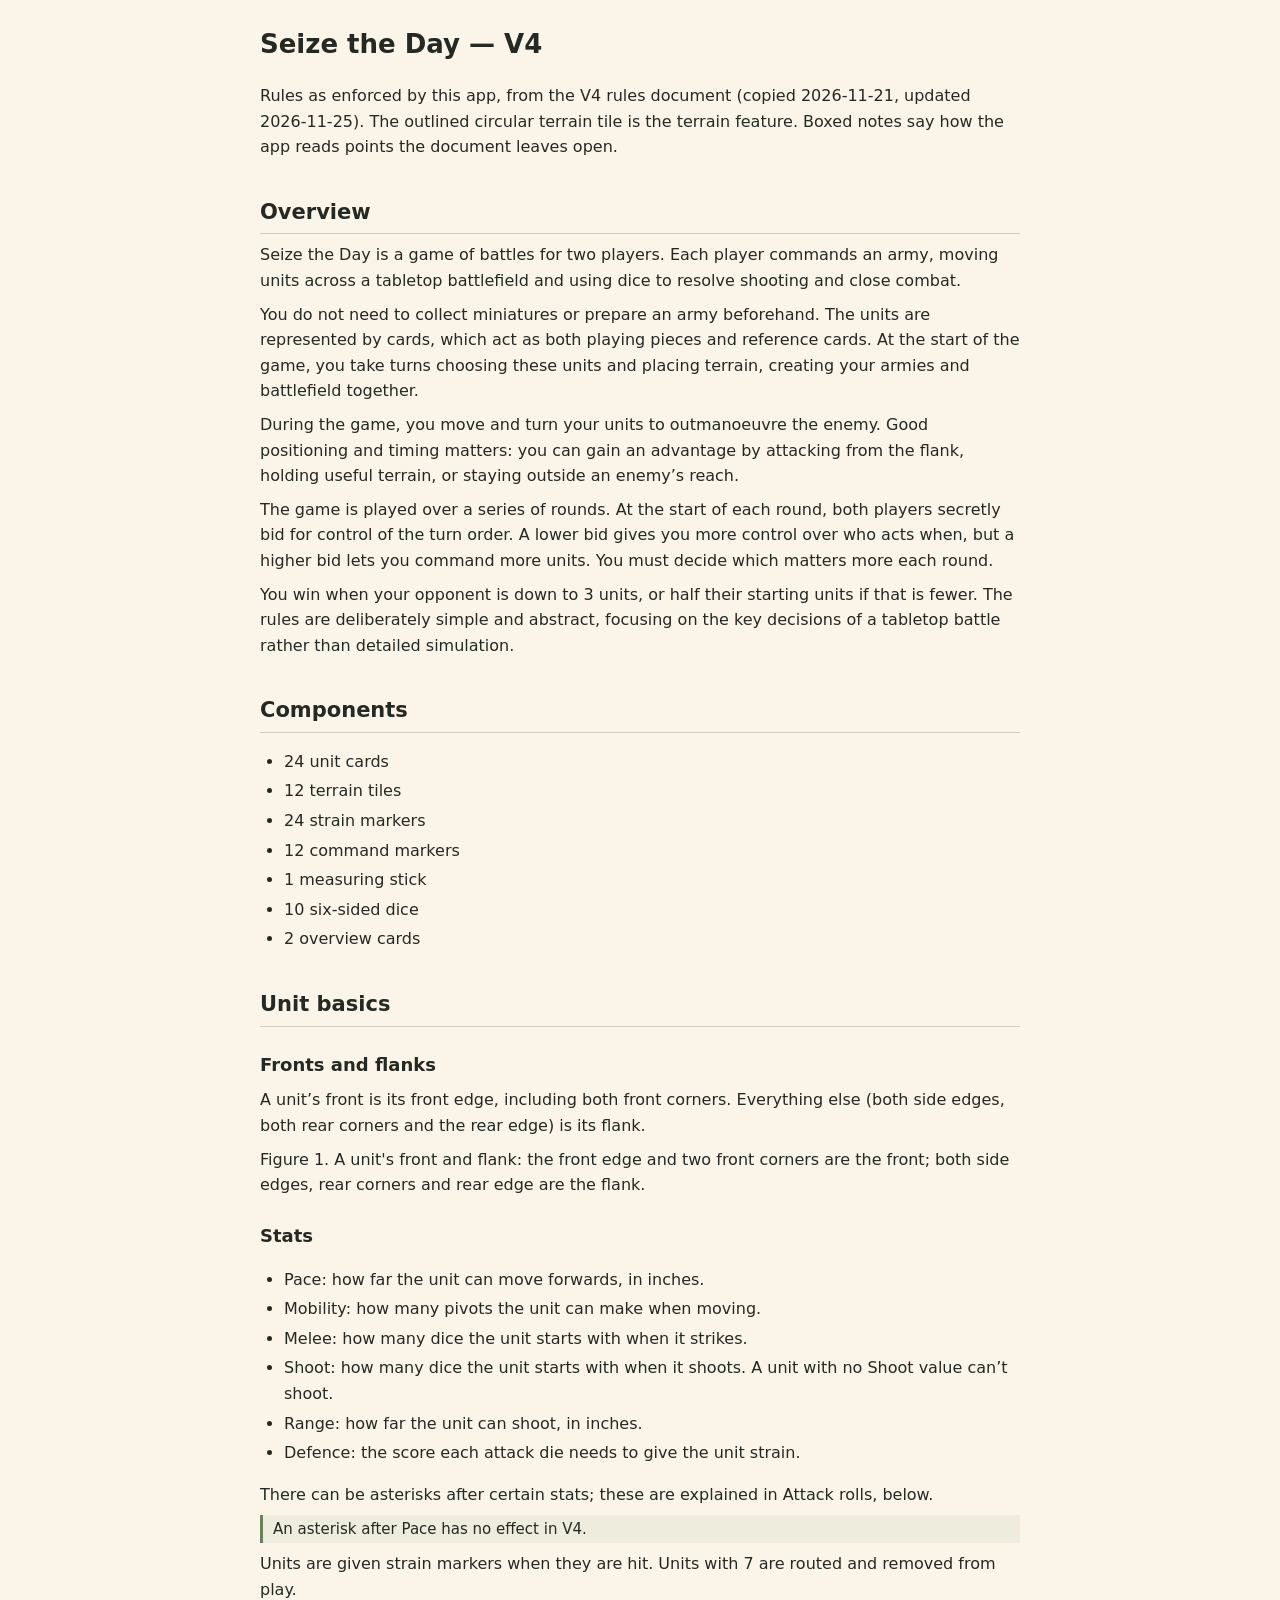
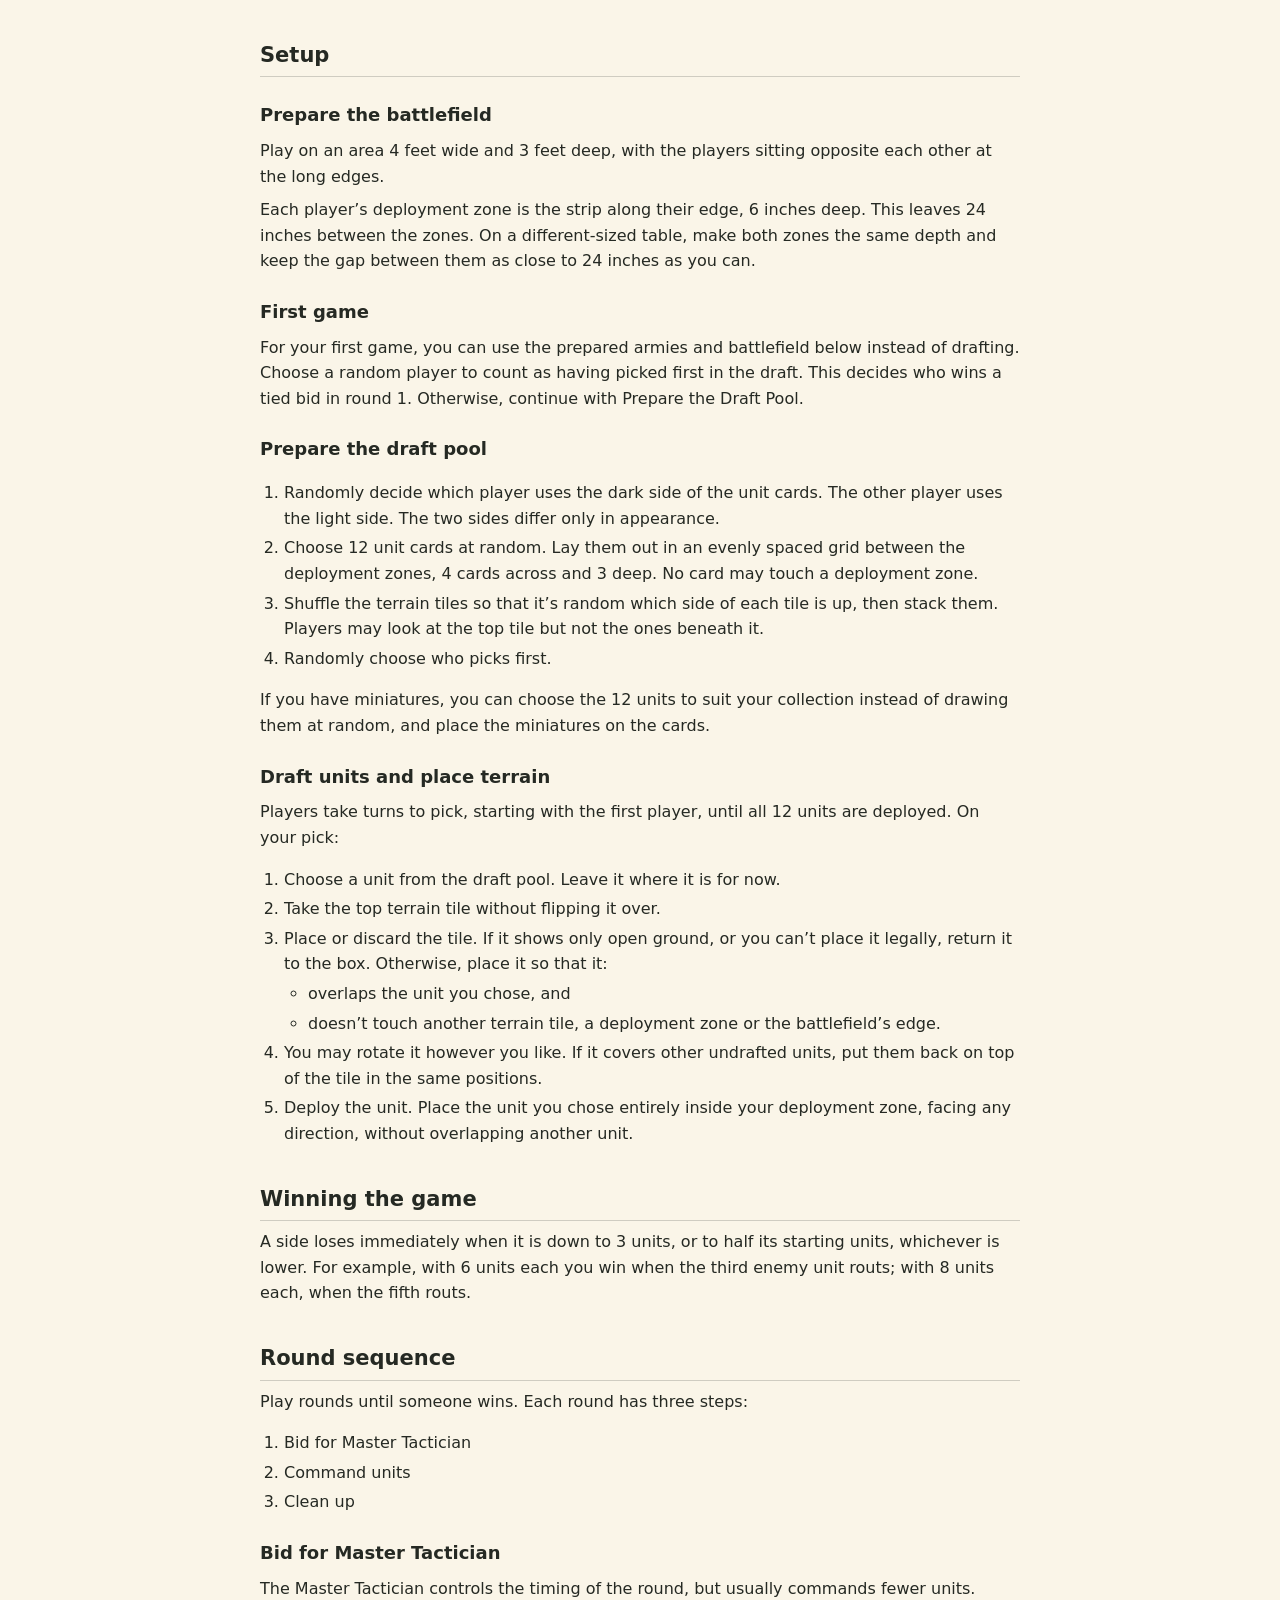
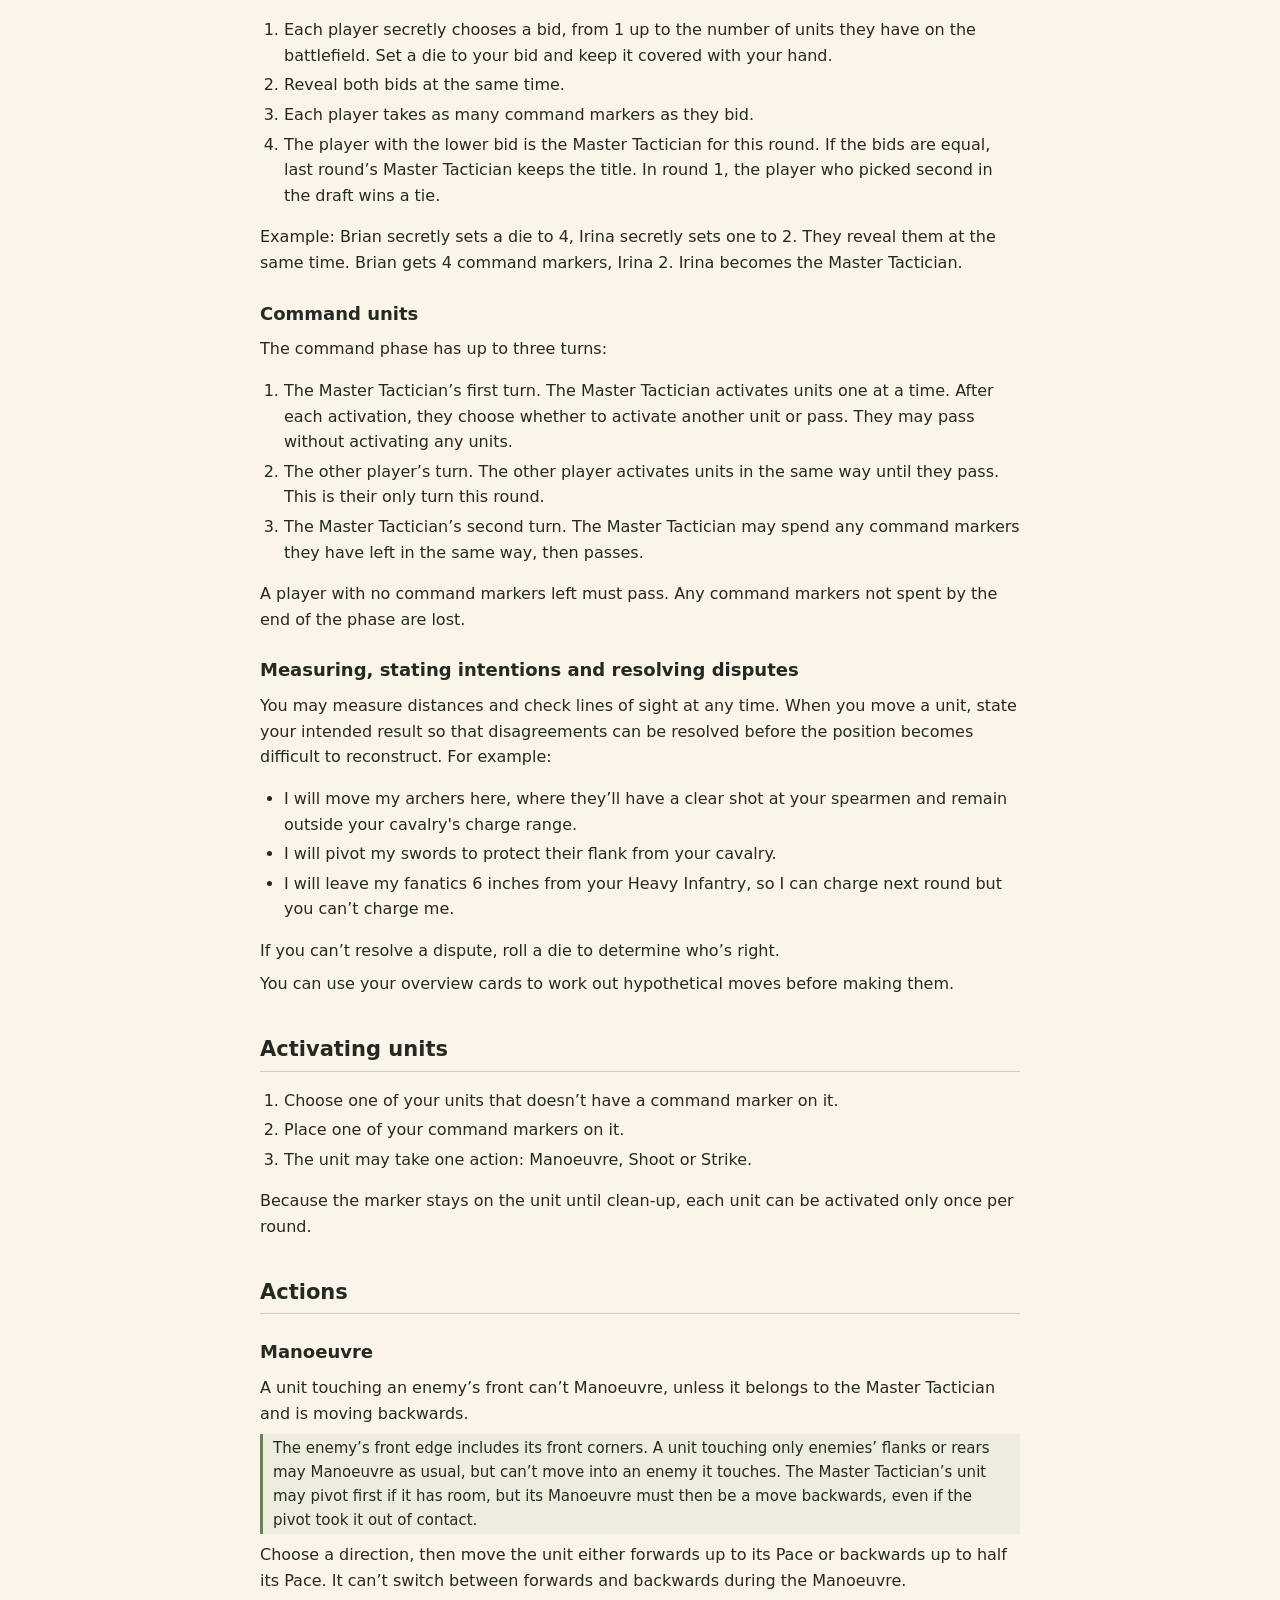
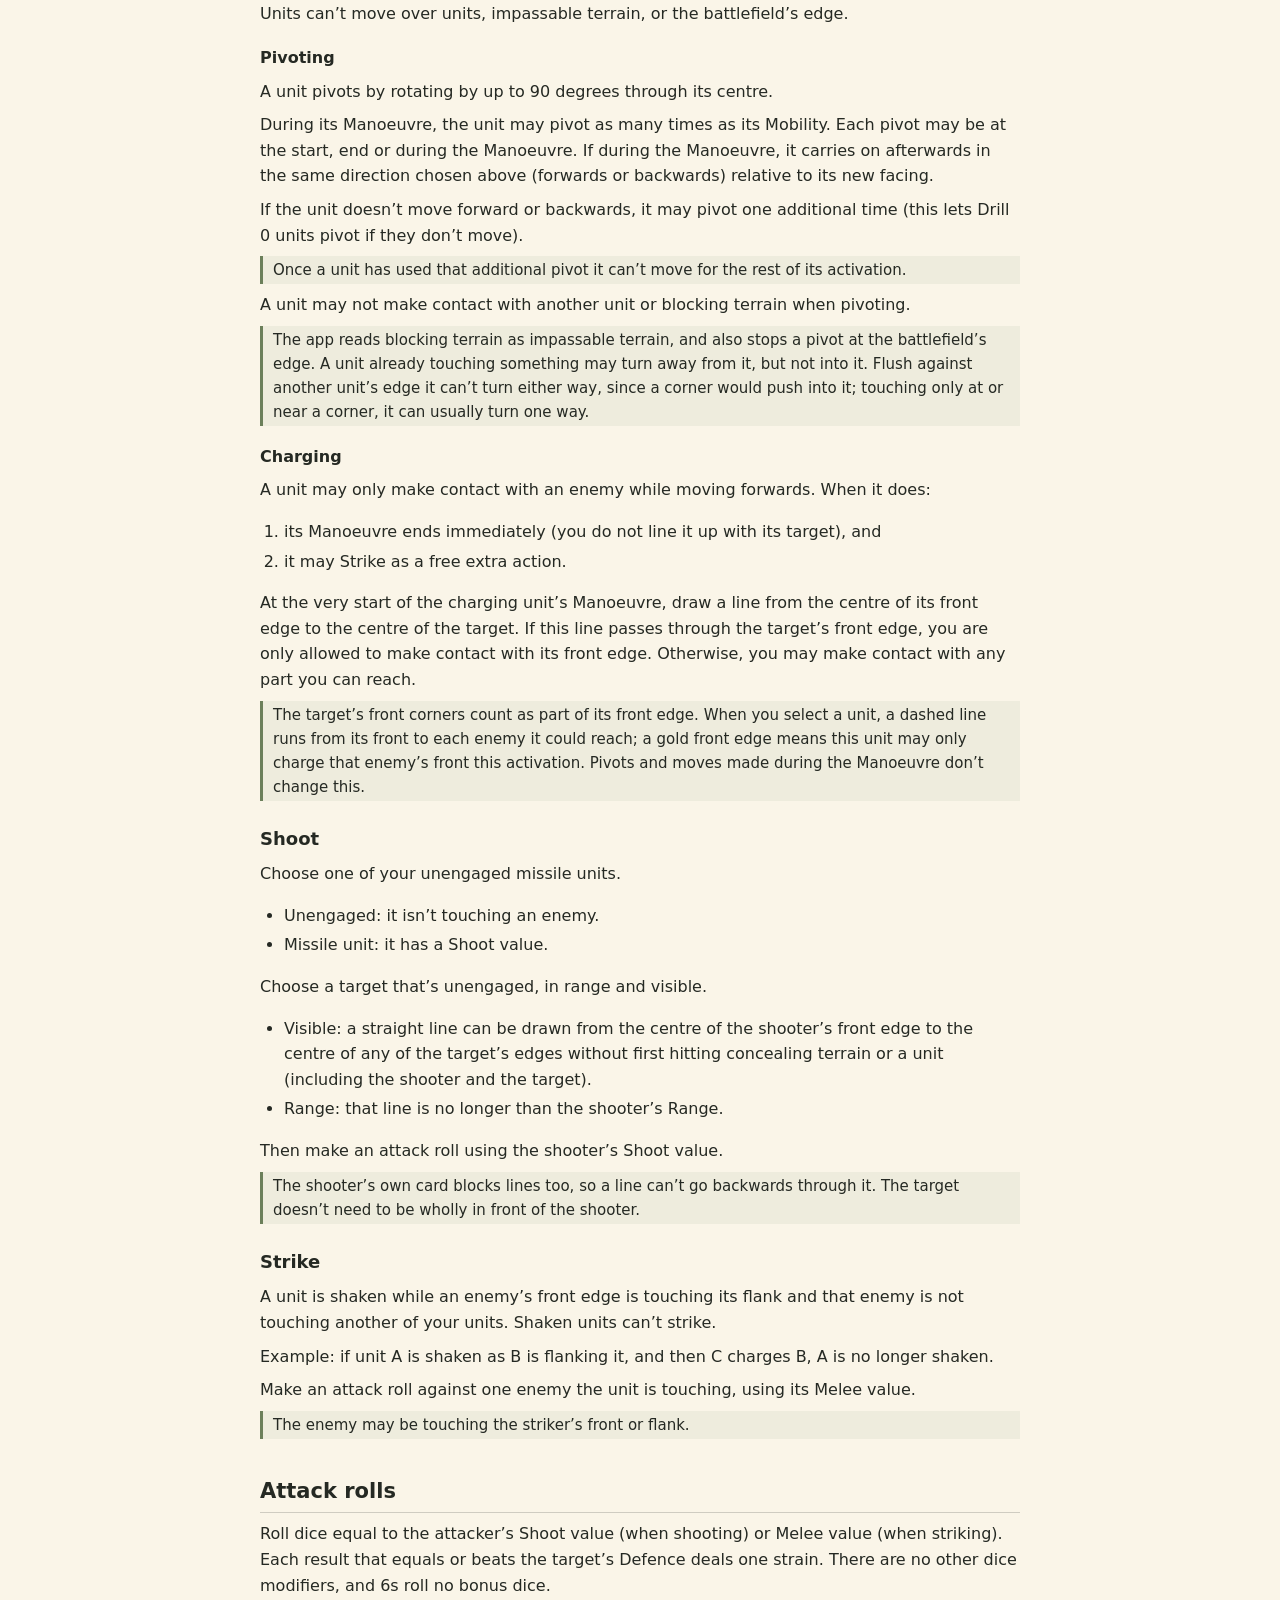
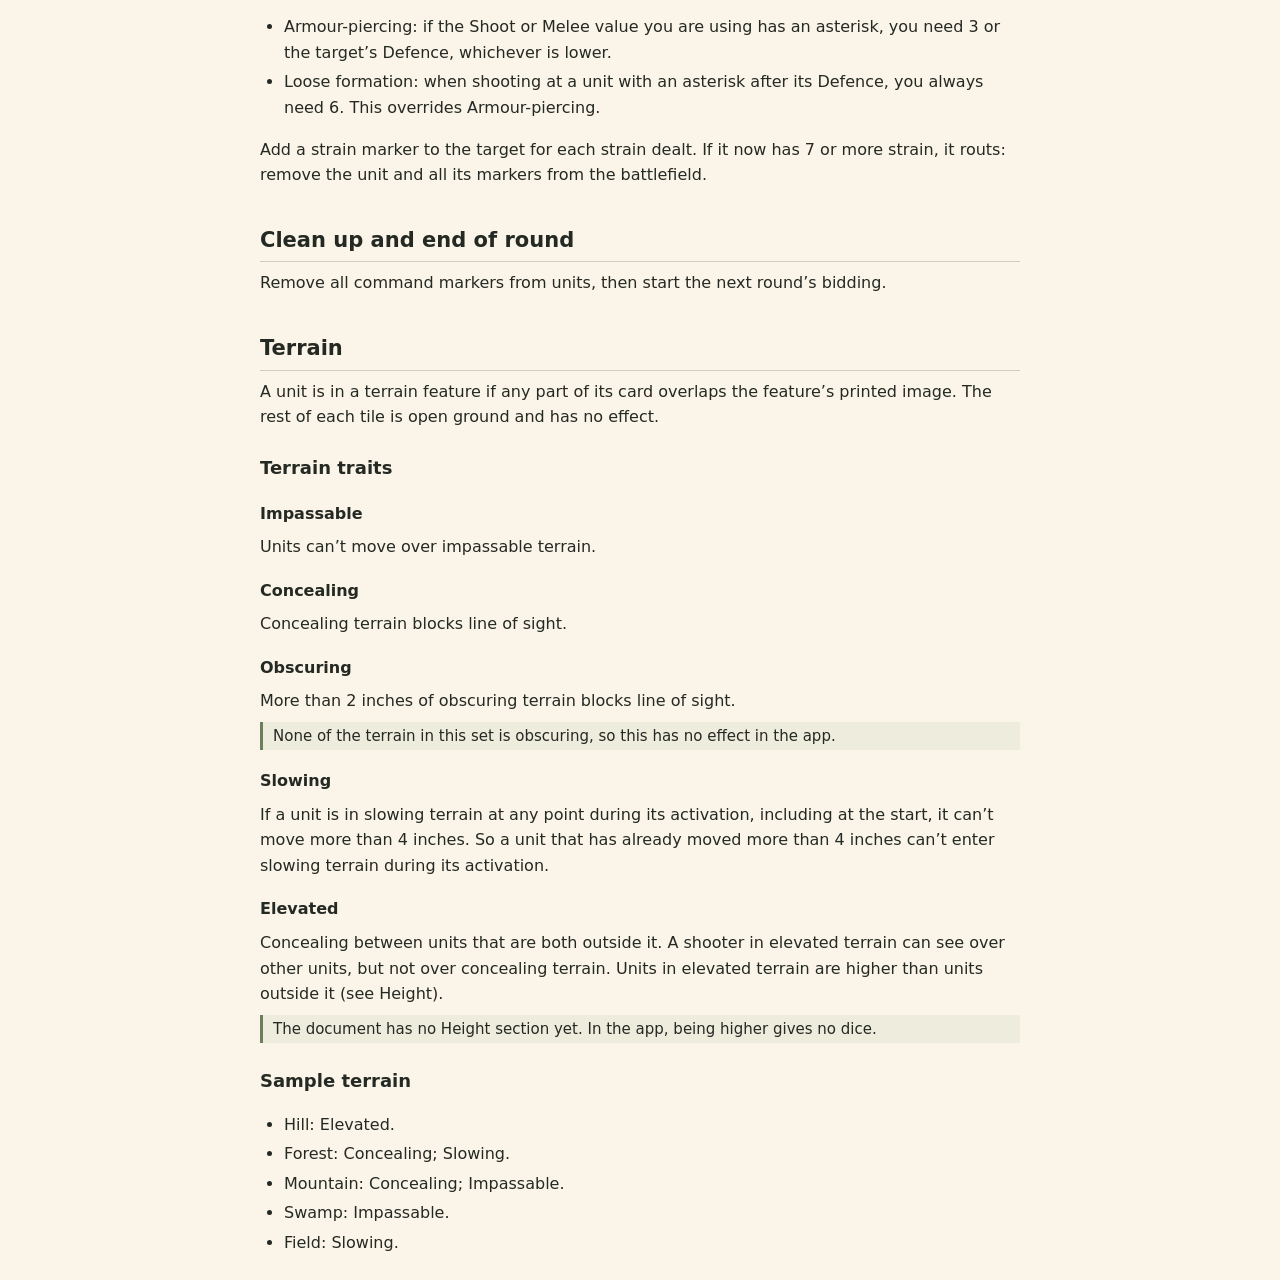
<file: game-rules-v4.html>
<!doctype html><html lang="en"><meta charset="utf-8"><meta name="viewport" content="width=device-width,initial-scale=1"><title>Seize the Day — V4</title><style>
body{max-width:760px;margin:24px auto;padding:0 20px;font:16px/1.6 system-ui;background:#faf5e8;color:#252923}
h1{font-size:26px}
h2{font-size:21px;margin:36px 0 8px;padding-bottom:4px;border-bottom:1px solid rgba(37,41,35,.2)}
h3{font-size:18px;margin:24px 0 6px}
h4{font-size:16px;margin:18px 0 4px}
p{margin:8px 0}
ul,ol{padding-left:24px}
li{margin:4px 0}
.app-note{border-left:3px solid #6b7f5a;padding:2px 10px;background:rgba(107,127,90,.08);font-size:15px}
</style>
<h1>Seize the Day — V4</h1>
<p>Rules as enforced by this app, from the V4 rules document (copied 2026-11-21, updated 2026-11-25). The outlined circular terrain tile is the terrain feature. Boxed notes say how the app reads points the document leaves open.</p>
<h2>Overview</h2>
<p>Seize the Day is a game of battles for two players. Each player commands an army, moving units across a tabletop battlefield and using dice to resolve shooting and close combat.</p>
<p>You do not need to collect miniatures or prepare an army beforehand. The units are represented by cards, which act as both playing pieces and reference cards. At the start of the game, you take turns choosing these units and placing terrain, creating your armies and battlefield together.</p>
<p>During the game, you move and turn your units to outmanoeuvre the enemy. Good positioning and timing matters: you can gain an advantage by attacking from the flank, holding useful terrain, or staying outside an enemy’s reach.</p>
<p>The game is played over a series of rounds. At the start of each round, both players secretly bid for control of the turn order. A lower bid gives you more control over who acts when, but a higher bid lets you command more units. You must decide which matters more each round.</p>
<p>You win when your opponent is down to 3 units, or half their starting units if that is fewer. The rules are deliberately simple and abstract, focusing on the key decisions of a tabletop battle rather than detailed simulation.</p>
<h2>Components</h2>
<ul><li>24 unit cards</li><li>12 terrain tiles</li><li>24 strain markers</li><li>12 command markers</li><li>1 measuring stick</li><li>10 six-sided dice</li><li>2 overview cards</li></ul>
<h2>Unit basics</h2>
<h3>Fronts and flanks</h3>
<p>A unit’s front is its front edge, including both front corners. Everything else (both side edges, both rear corners and the rear edge) is its flank.</p>
<p>Figure 1. A unit's front and flank: the front edge and two front corners are the front; both side edges, rear corners and rear edge are the flank.</p>
<h3>Stats</h3>
<ul>
<li>Pace: how far the unit can move forwards, in inches.</li>
<li>Mobility: how many pivots the unit can make when moving.</li>
<li>Melee: how many dice the unit starts with when it strikes.</li>
<li>Shoot: how many dice the unit starts with when it shoots. A unit with no Shoot value can’t shoot.</li>
<li>Range: how far the unit can shoot, in inches.</li>
<li>Defence: the score each attack die needs to give the unit strain.</li>
</ul>
<p>There can be asterisks after certain stats; these are explained in Attack rolls, below.</p>
<p class="app-note">An asterisk after Pace has no effect in V4.</p>
<p>Units are given strain markers when they are hit. Units with 7 are routed and removed from play.</p>
<h2>Setup</h2>
<h3>Prepare the battlefield</h3>
<p>Play on an area 4 feet wide and 3 feet deep, with the players sitting opposite each other at the long edges.</p>
<p>Each player’s deployment zone is the strip along their edge, 6 inches deep. This leaves 24 inches between the zones. On a different-sized table, make both zones the same depth and keep the gap between them as close to 24 inches as you can.</p>
<h3>First game</h3>
<p>For your first game, you can use the prepared armies and battlefield below instead of drafting. Choose a random player to count as having picked first in the draft. This decides who wins a tied bid in round 1. Otherwise, continue with Prepare the Draft Pool.</p>
<h3>Prepare the draft pool</h3>
<ol>
<li>Randomly decide which player uses the dark side of the unit cards. The other player uses the light side. The two sides differ only in appearance.</li>
<li>Choose 12 unit cards at random. Lay them out in an evenly spaced grid between the deployment zones, 4 cards across and 3 deep. No card may touch a deployment zone.</li>
<li>Shuffle the terrain tiles so that it’s random which side of each tile is up, then stack them. Players may look at the top tile but not the ones beneath it.</li>
<li>Randomly choose who picks first.</li>
</ol>
<p>If you have miniatures, you can choose the 12 units to suit your collection instead of drawing them at random, and place the miniatures on the cards.</p>
<h3>Draft units and place terrain</h3>
<p>Players take turns to pick, starting with the first player, until all 12 units are deployed. On your pick:</p>
<ol>
<li>Choose a unit from the draft pool. Leave it where it is for now.</li>
<li>Take the top terrain tile without flipping it over.</li>
<li>Place or discard the tile. If it shows only open ground, or you can’t place it legally, return it to the box. Otherwise, place it so that it:<ul><li>overlaps the unit you chose, and</li><li>doesn’t touch another terrain tile, a deployment zone or the battlefield’s edge.</li></ul></li>
<li>You may rotate it however you like. If it covers other undrafted units, put them back on top of the tile in the same positions.</li>
<li>Deploy the unit. Place the unit you chose entirely inside your deployment zone, facing any direction, without overlapping another unit.</li>
</ol>
<h2>Winning the game</h2>
<p>A side loses immediately when it is down to 3 units, or to half its starting units, whichever is lower. For example, with 6 units each you win when the third enemy unit routs; with 8 units each, when the fifth routs.</p>
<h2>Round sequence</h2>
<p>Play rounds until someone wins. Each round has three steps:</p>
<ol><li>Bid for Master Tactician</li><li>Command units</li><li>Clean up</li></ol>
<h3>Bid for Master Tactician</h3>
<p>The Master Tactician controls the timing of the round, but usually commands fewer units.</p>
<ol>
<li>Each player secretly chooses a bid, from 1 up to the number of units they have on the battlefield. Set a die to your bid and keep it covered with your hand.</li>
<li>Reveal both bids at the same time.</li>
<li>Each player takes as many command markers as they bid.</li>
<li>The player with the lower bid is the Master Tactician for this round. If the bids are equal, last round’s Master Tactician keeps the title. In round 1, the player who picked second in the draft wins a tie.</li>
</ol>
<p>Example: Brian secretly sets a die to 4, Irina secretly sets one to 2. They reveal them at the same time. Brian gets 4 command markers, Irina 2. Irina becomes the Master Tactician.</p>
<h3>Command units</h3>
<p>The command phase has up to three turns:</p>
<ol>
<li>The Master Tactician’s first turn. The Master Tactician activates units one at a time. After each activation, they choose whether to activate another unit or pass. They may pass without activating any units.</li>
<li>The other player’s turn. The other player activates units in the same way until they pass. This is their only turn this round.</li>
<li>The Master Tactician’s second turn. The Master Tactician may spend any command markers they have left in the same way, then passes.</li>
</ol>
<p>A player with no command markers left must pass. Any command markers not spent by the end of the phase are lost.</p>
<h3>Measuring, stating intentions and resolving disputes</h3>
<p>You may measure distances and check lines of sight at any time. When you move a unit, state your intended result so that disagreements can be resolved before the position becomes difficult to reconstruct. For example:</p>
<ul>
<li>I will move my archers here, where they’ll have a clear shot at your spearmen and remain outside your cavalry's charge range.</li>
<li>I will pivot my swords to protect their flank from your cavalry.</li>
<li>I will leave my fanatics 6 inches from your Heavy Infantry, so I can charge next round but you can’t charge me.</li>
</ul>
<p>If you can’t resolve a dispute, roll a die to determine who’s right.</p>
<p>You can use your overview cards to work out hypothetical moves before making them.</p>
<h2>Activating units</h2>
<ol>
<li>Choose one of your units that doesn’t have a command marker on it.</li>
<li>Place one of your command markers on it.</li>
<li>The unit may take one action: Manoeuvre, Shoot or Strike.</li>
</ol>
<p>Because the marker stays on the unit until clean-up, each unit can be activated only once per round.</p>
<h2>Actions</h2>
<h3>Manoeuvre</h3>
<p>A unit touching an enemy’s front can’t Manoeuvre, unless it belongs to the Master Tactician and is moving backwards.</p>
<p class="app-note">The enemy’s front edge includes its front corners. A unit touching only enemies’ flanks or rears may Manoeuvre as usual, but can’t move into an enemy it touches. The Master Tactician’s unit may pivot first if it has room, but its Manoeuvre must then be a move backwards, even if the pivot took it out of contact.</p>
<p>Choose a direction, then move the unit either forwards up to its Pace or backwards up to half its Pace. It can’t switch between forwards and backwards during the Manoeuvre.</p>
<p>Units can’t move over units, impassable terrain, or the battlefield’s edge.</p>
<h4>Pivoting</h4>
<p>A unit pivots by rotating by up to 90 degrees through its centre.</p>
<p>During its Manoeuvre, the unit may pivot as many times as its Mobility. Each pivot may be at the start, end or during the Manoeuvre. If during the Manoeuvre, it carries on afterwards in the same direction chosen above (forwards or backwards) relative to its new facing.</p>
<p>If the unit doesn’t move forward or backwards, it may pivot one additional time (this lets Drill 0 units pivot if they don’t move).</p>
<p class="app-note">Once a unit has used that additional pivot it can’t move for the rest of its activation.</p>
<p>A unit may not make contact with another unit or blocking terrain when pivoting.</p>
<p class="app-note">The app reads blocking terrain as impassable terrain, and also stops a pivot at the battlefield’s edge. A unit already touching something may turn away from it, but not into it. Flush against another unit’s edge it can’t turn either way, since a corner would push into it; touching only at or near a corner, it can usually turn one way.</p>
<h4>Charging</h4>
<p>A unit may only make contact with an enemy while moving forwards. When it does:</p>
<ol><li>its Manoeuvre ends immediately (you do not line it up with its target), and</li><li>it may Strike as a free extra action.</li></ol>
<p>At the very start of the charging unit’s Manoeuvre, draw a line from the centre of its front edge to the centre of the target. If this line passes through the target’s front edge, you are only allowed to make contact with its front edge. Otherwise, you may make contact with any part you can reach.</p>
<p class="app-note">The target’s front corners count as part of its front edge. When you select a unit, a dashed line runs from its front to each enemy it could reach; a gold front edge means this unit may only charge that enemy’s front this activation. Pivots and moves made during the Manoeuvre don’t change this.</p>
<h3>Shoot</h3>
<p>Choose one of your unengaged missile units.</p>
<ul><li>Unengaged: it isn’t touching an enemy.</li><li>Missile unit: it has a Shoot value.</li></ul>
<p>Choose a target that’s unengaged, in range and visible.</p>
<ul>
<li>Visible: a straight line can be drawn from the centre of the shooter’s front edge to the centre of any of the target’s edges without first hitting concealing terrain or a unit (including the shooter and the target).</li>
<li>Range: that line is no longer than the shooter’s Range.</li>
</ul>
<p>Then make an attack roll using the shooter’s Shoot value.</p>
<p class="app-note">The shooter’s own card blocks lines too, so a line can’t go backwards through it. The target doesn’t need to be wholly in front of the shooter.</p>
<h3>Strike</h3>
<p>A unit is shaken while an enemy’s front edge is touching its flank and that enemy is not touching another of your units. Shaken units can’t strike.</p>
<p>Example: if unit A is shaken as B is flanking it, and then C charges B, A is no longer shaken.</p>
<p>Make an attack roll against one enemy the unit is touching, using its Melee value.</p>
<p class="app-note">The enemy may be touching the striker’s front or flank.</p>
<h2>Attack rolls</h2>
<p>Roll dice equal to the attacker’s Shoot value (when shooting) or Melee value (when striking). Each result that equals or beats the target’s Defence deals one strain. There are no other dice modifiers, and 6s roll no bonus dice.</p>
<ul>
<li>Armour-piercing: if the Shoot or Melee value you are using has an asterisk, you need 3 or the target’s Defence, whichever is lower.</li>
<li>Loose formation: when shooting at a unit with an asterisk after its Defence, you always need 6. This overrides Armour-piercing.</li>
</ul>
<p>Add a strain marker to the target for each strain dealt. If it now has 7 or more strain, it routs: remove the unit and all its markers from the battlefield.</p>
<h2>Clean up and end of round</h2>
<p>Remove all command markers from units, then start the next round’s bidding.</p>
<h2>Terrain</h2>
<p>A unit is in a terrain feature if any part of its card overlaps the feature’s printed image. The rest of each tile is open ground and has no effect.</p>
<h3>Terrain traits</h3>
<h4>Impassable</h4>
<p>Units can’t move over impassable terrain.</p>
<h4>Concealing</h4>
<p>Concealing terrain blocks line of sight.</p>
<h4>Obscuring</h4>
<p>More than 2 inches of obscuring terrain blocks line of sight.</p>
<p class="app-note">None of the terrain in this set is obscuring, so this has no effect in the app.</p>
<h4>Slowing</h4>
<p>If a unit is in slowing terrain at any point during its activation, including at the start, it can’t move more than 4 inches. So a unit that has already moved more than 4 inches can’t enter slowing terrain during its activation.</p>
<h4>Elevated</h4>
<p>Concealing between units that are both outside it. A shooter in elevated terrain can see over other units, but not over concealing terrain. Units in elevated terrain are higher than units outside it (see Height).</p>
<p class="app-note">The document has no Height section yet. In the app, being higher gives no dice.</p>
<h3>Sample terrain</h3>
<ul>
<li>Hill: Elevated.</li>
<li>Forest: Concealing; Slowing.</li>
<li>Mountain: Concealing; Impassable.</li>
<li>Swamp: Impassable.</li>
<li>Field: Slowing.</li>
</ul>
</html>
</file>
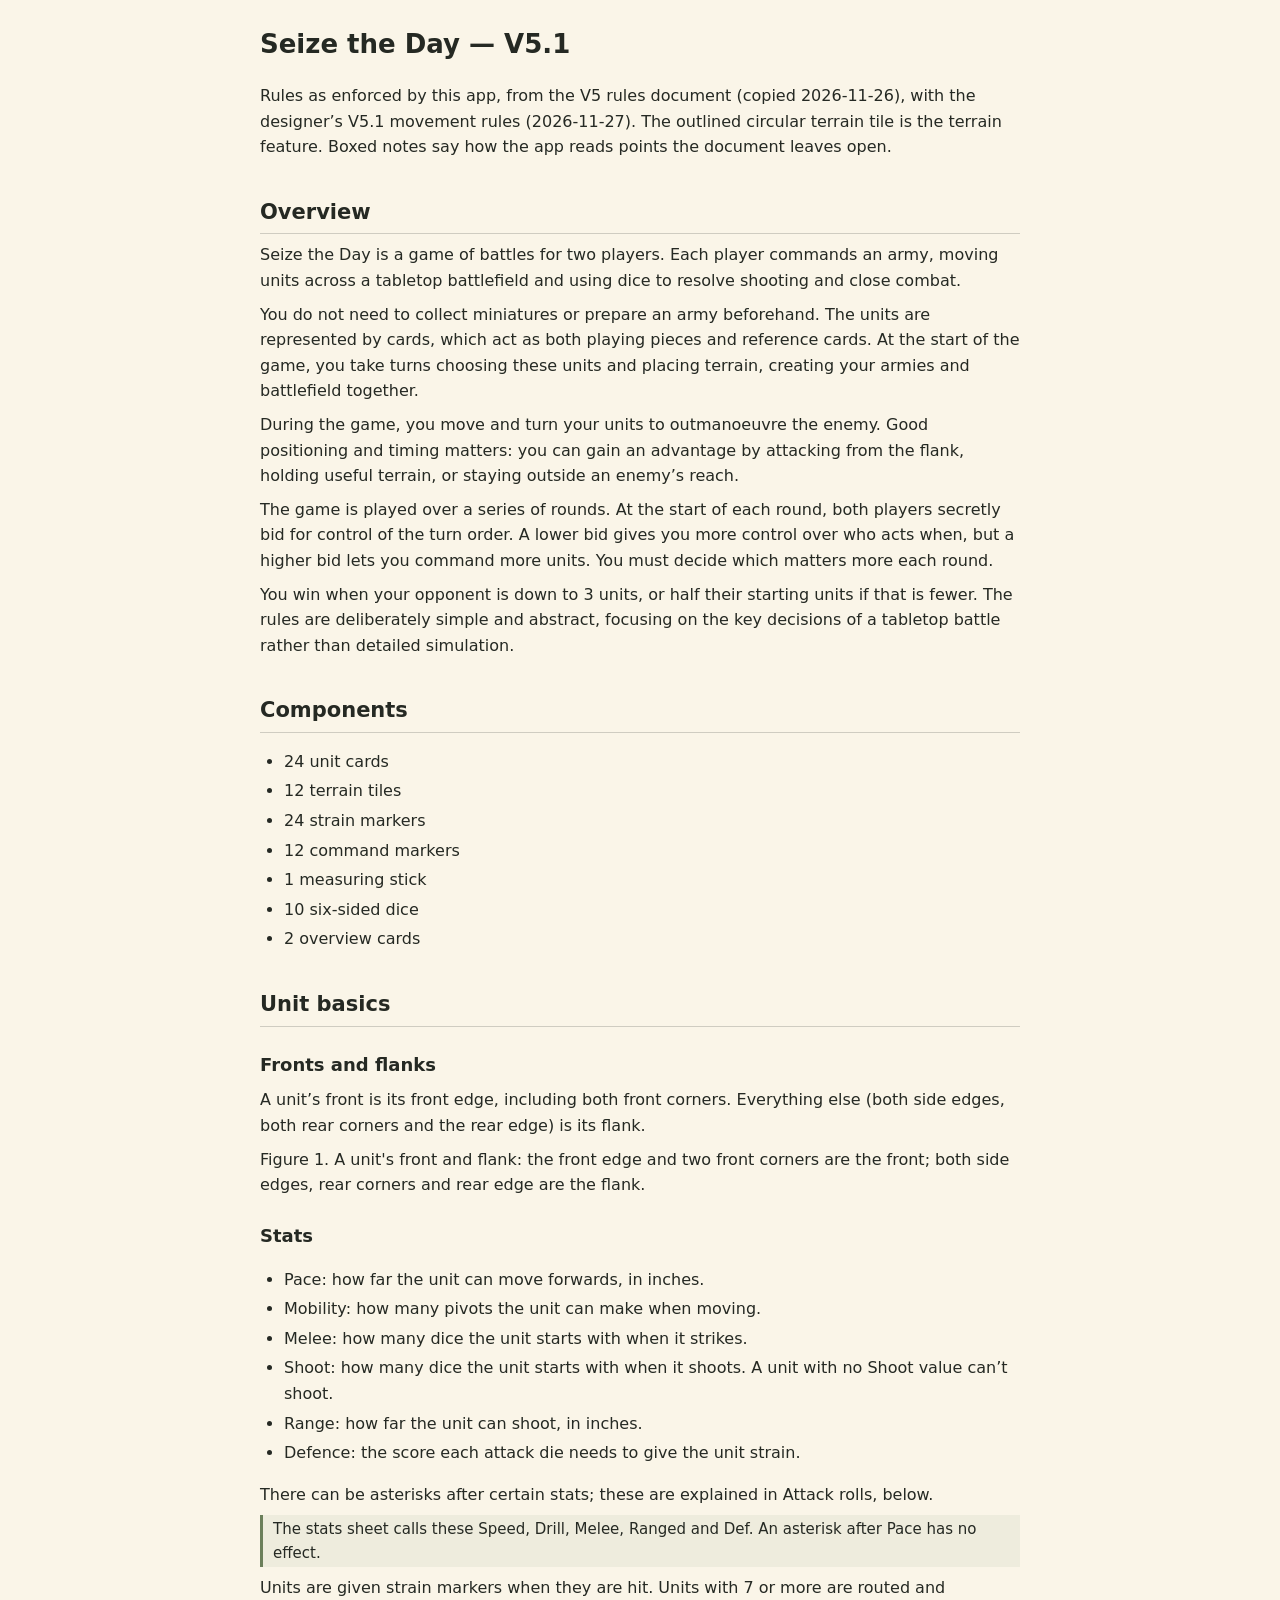
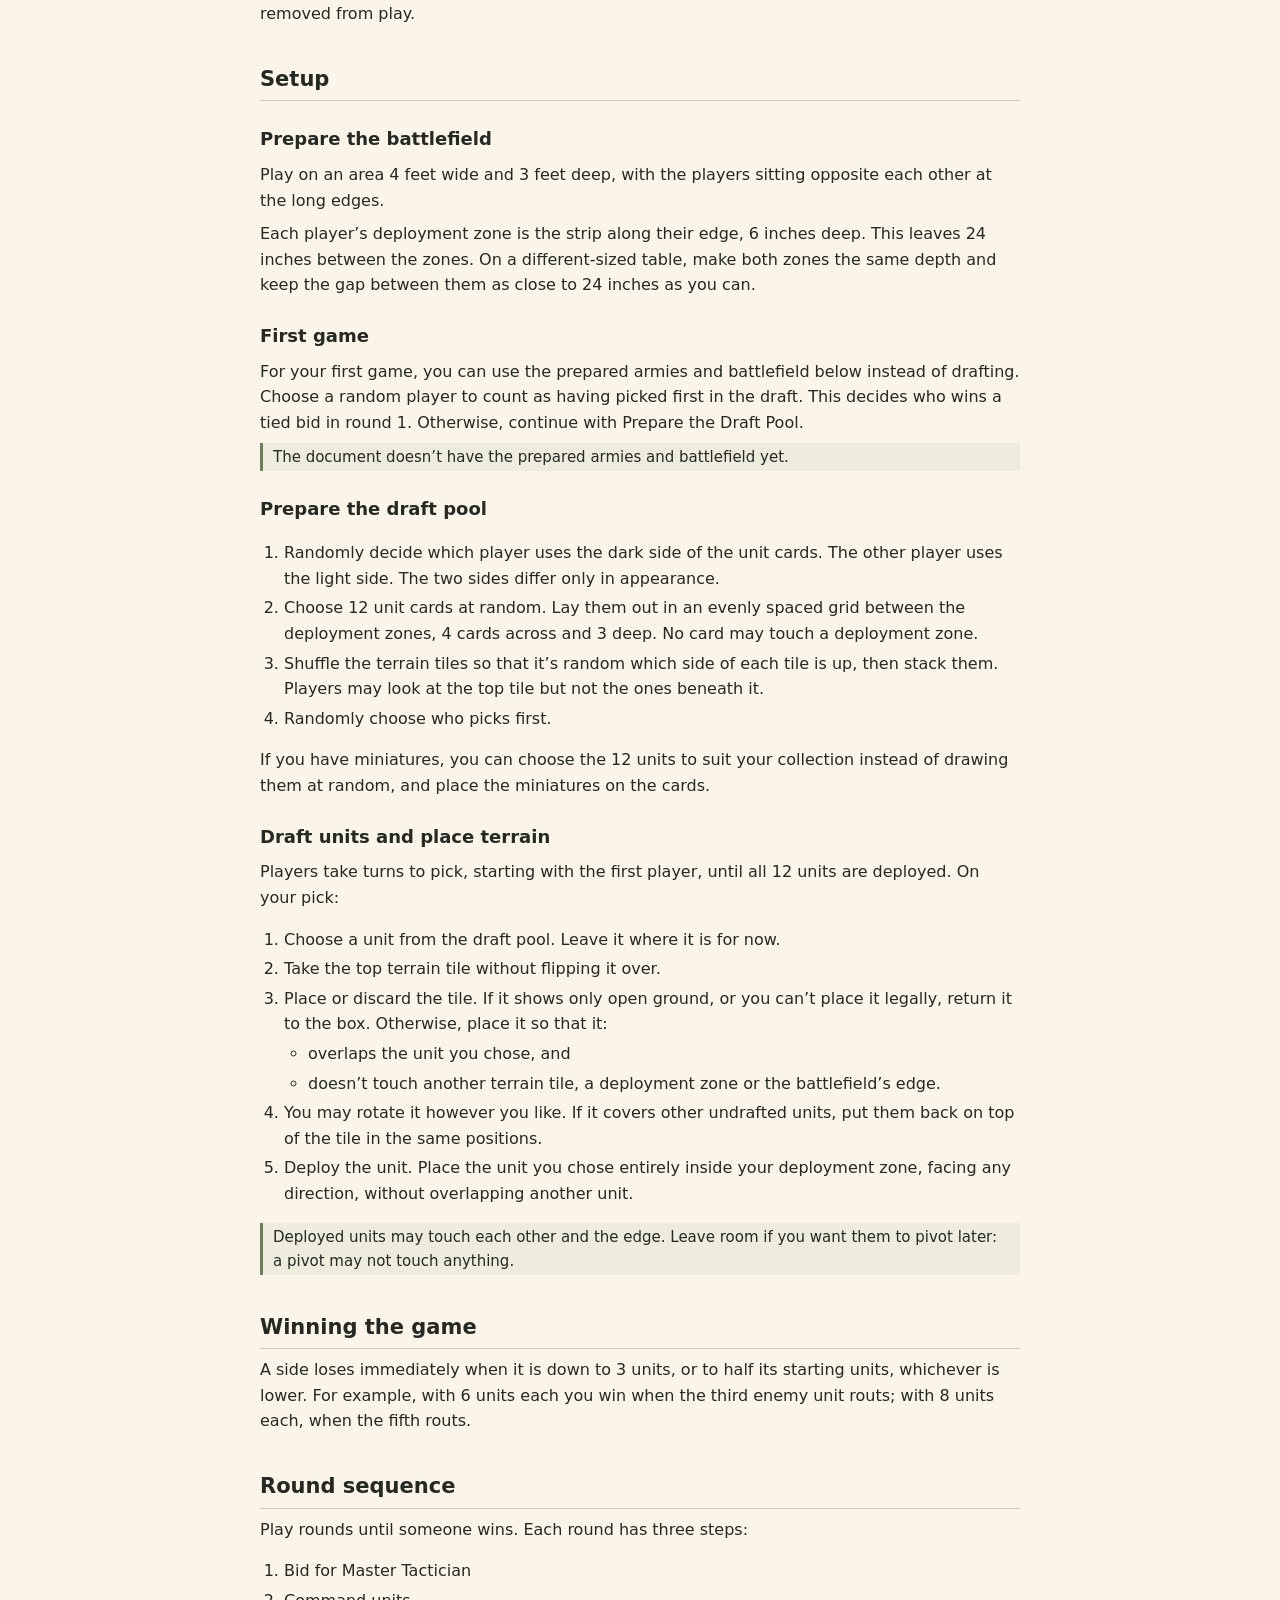
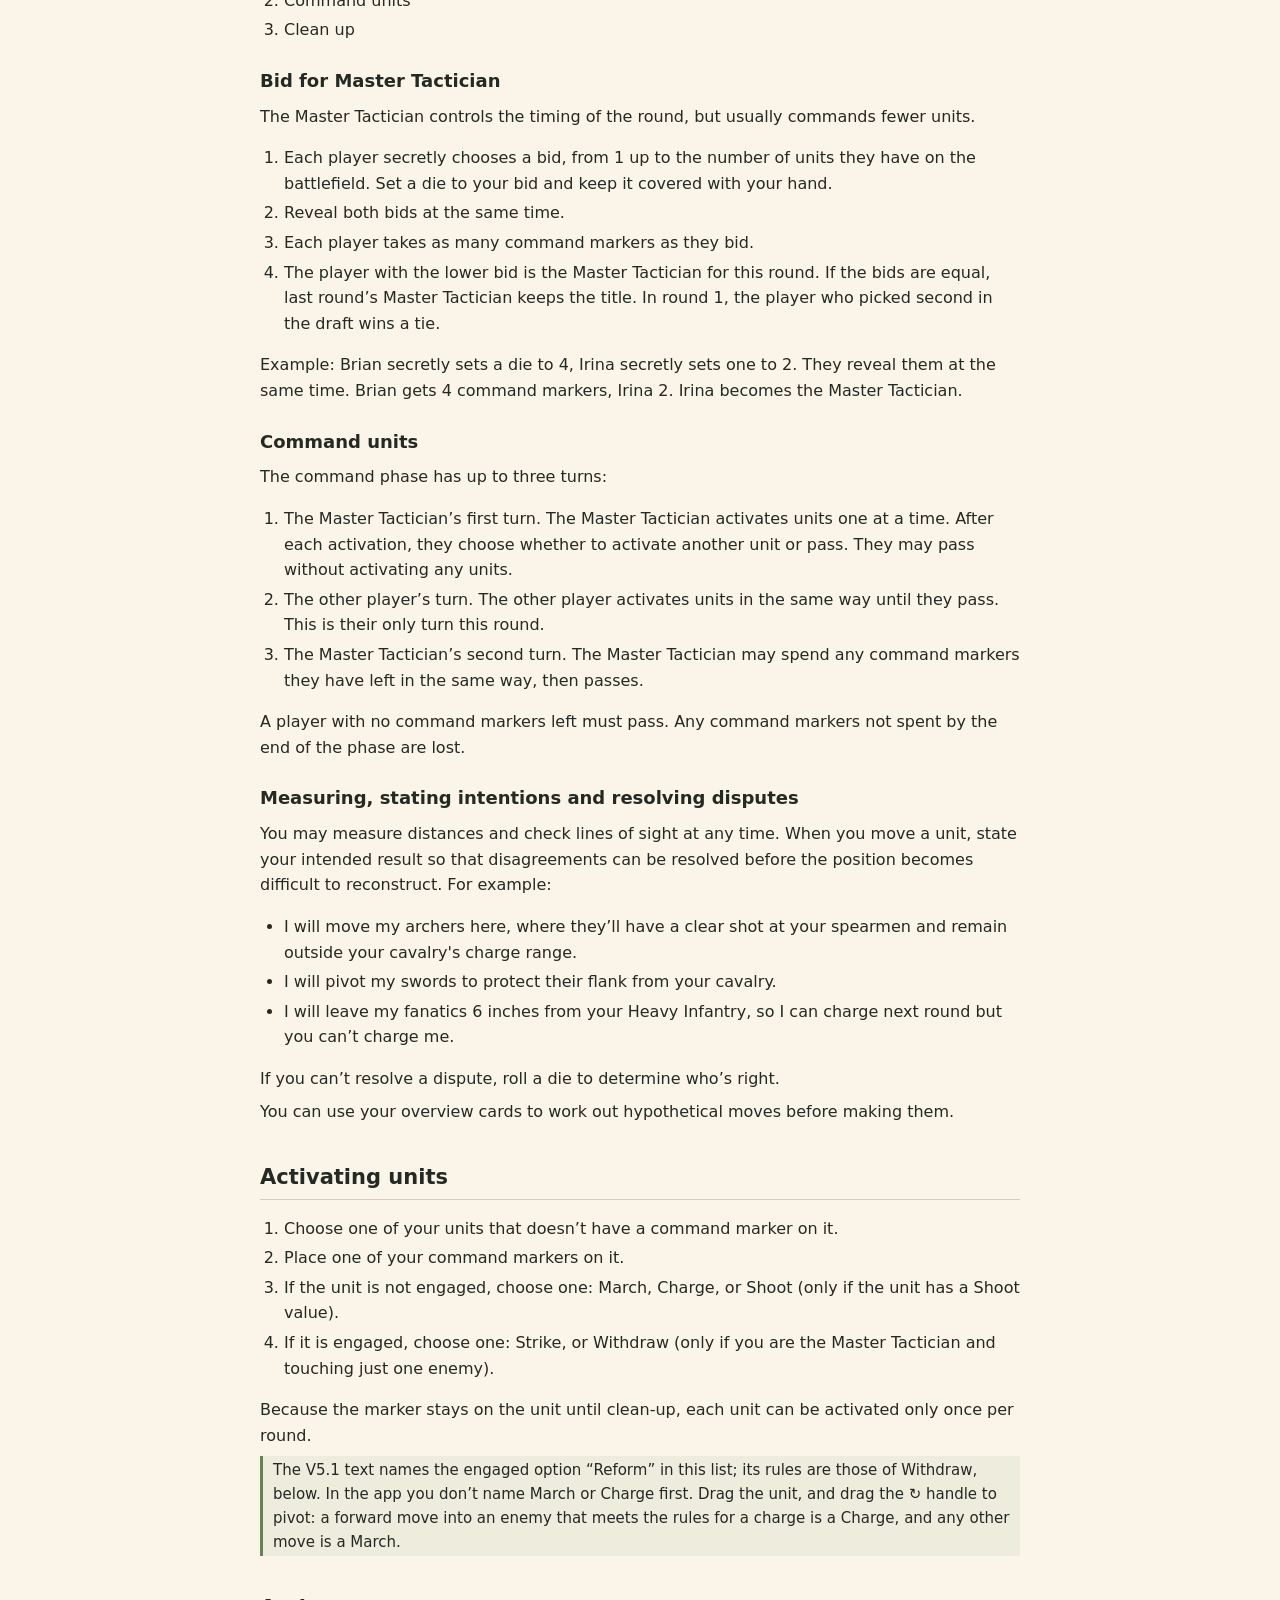
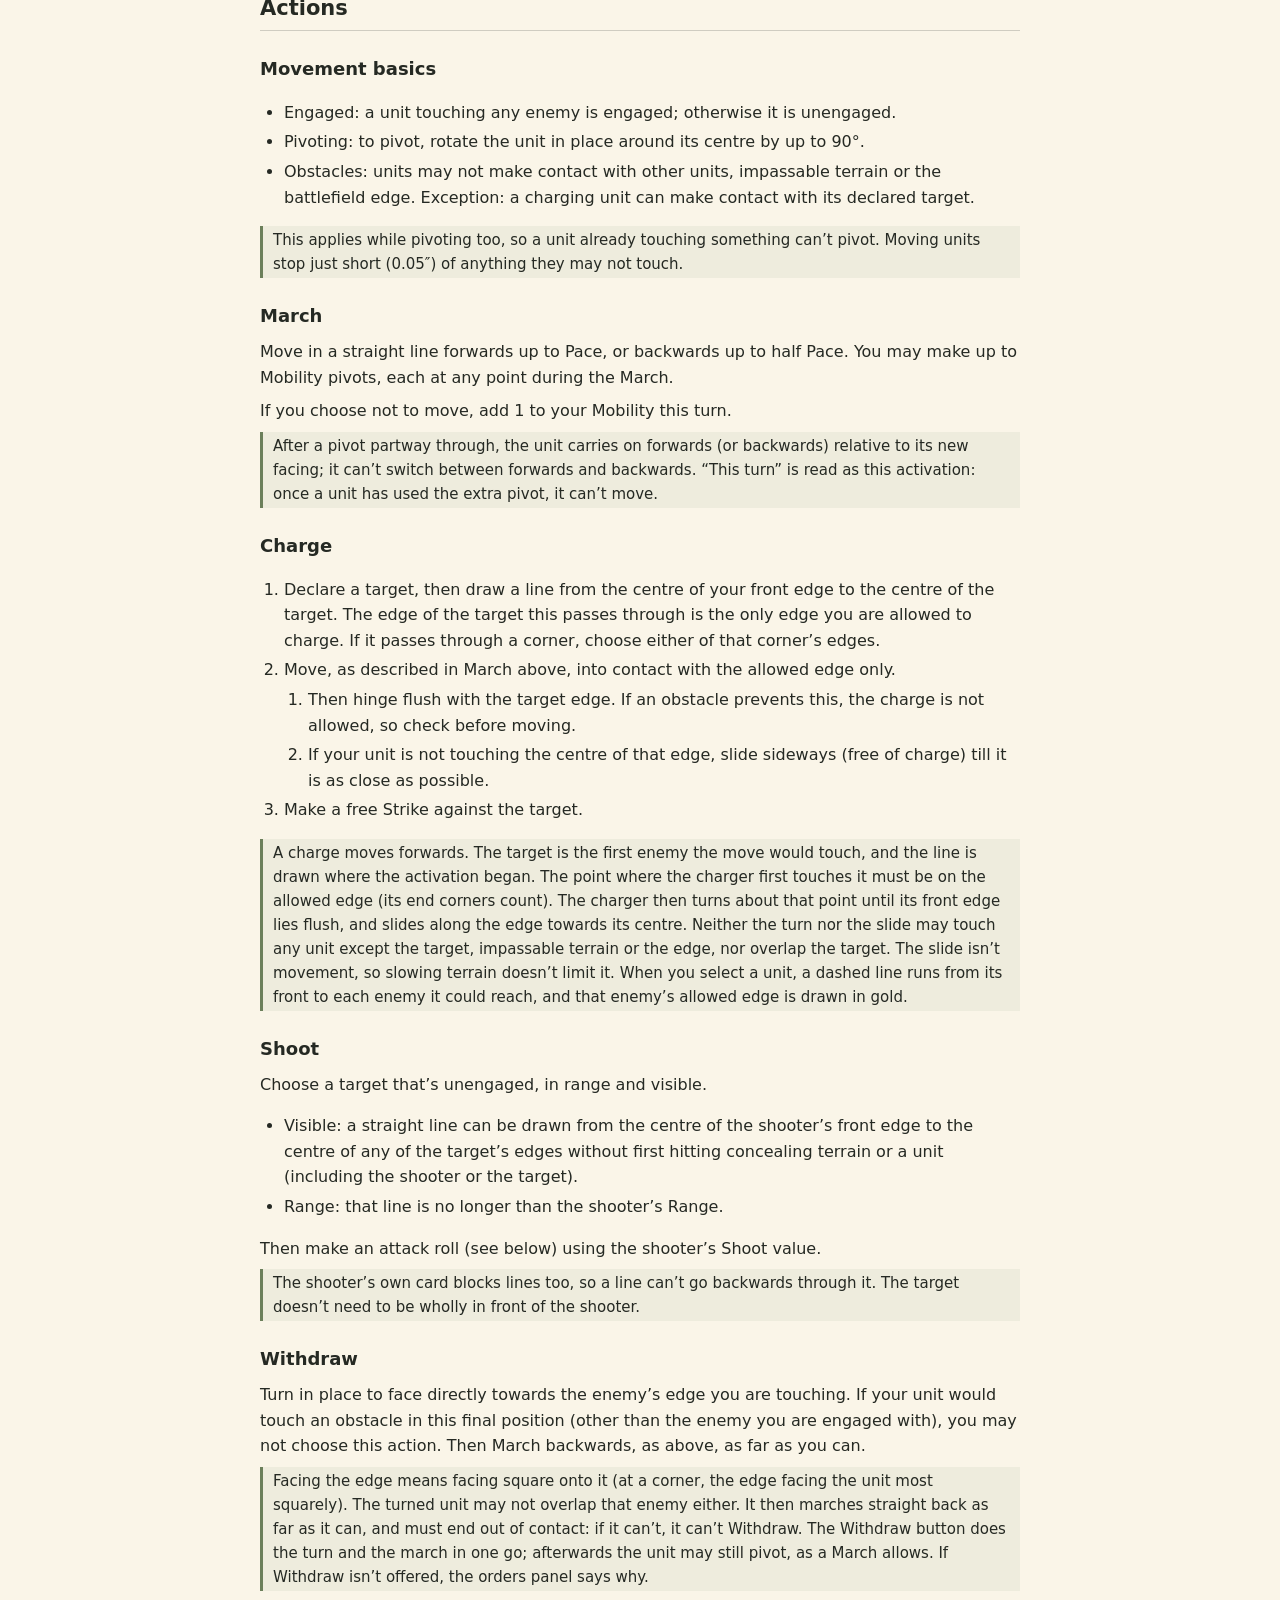
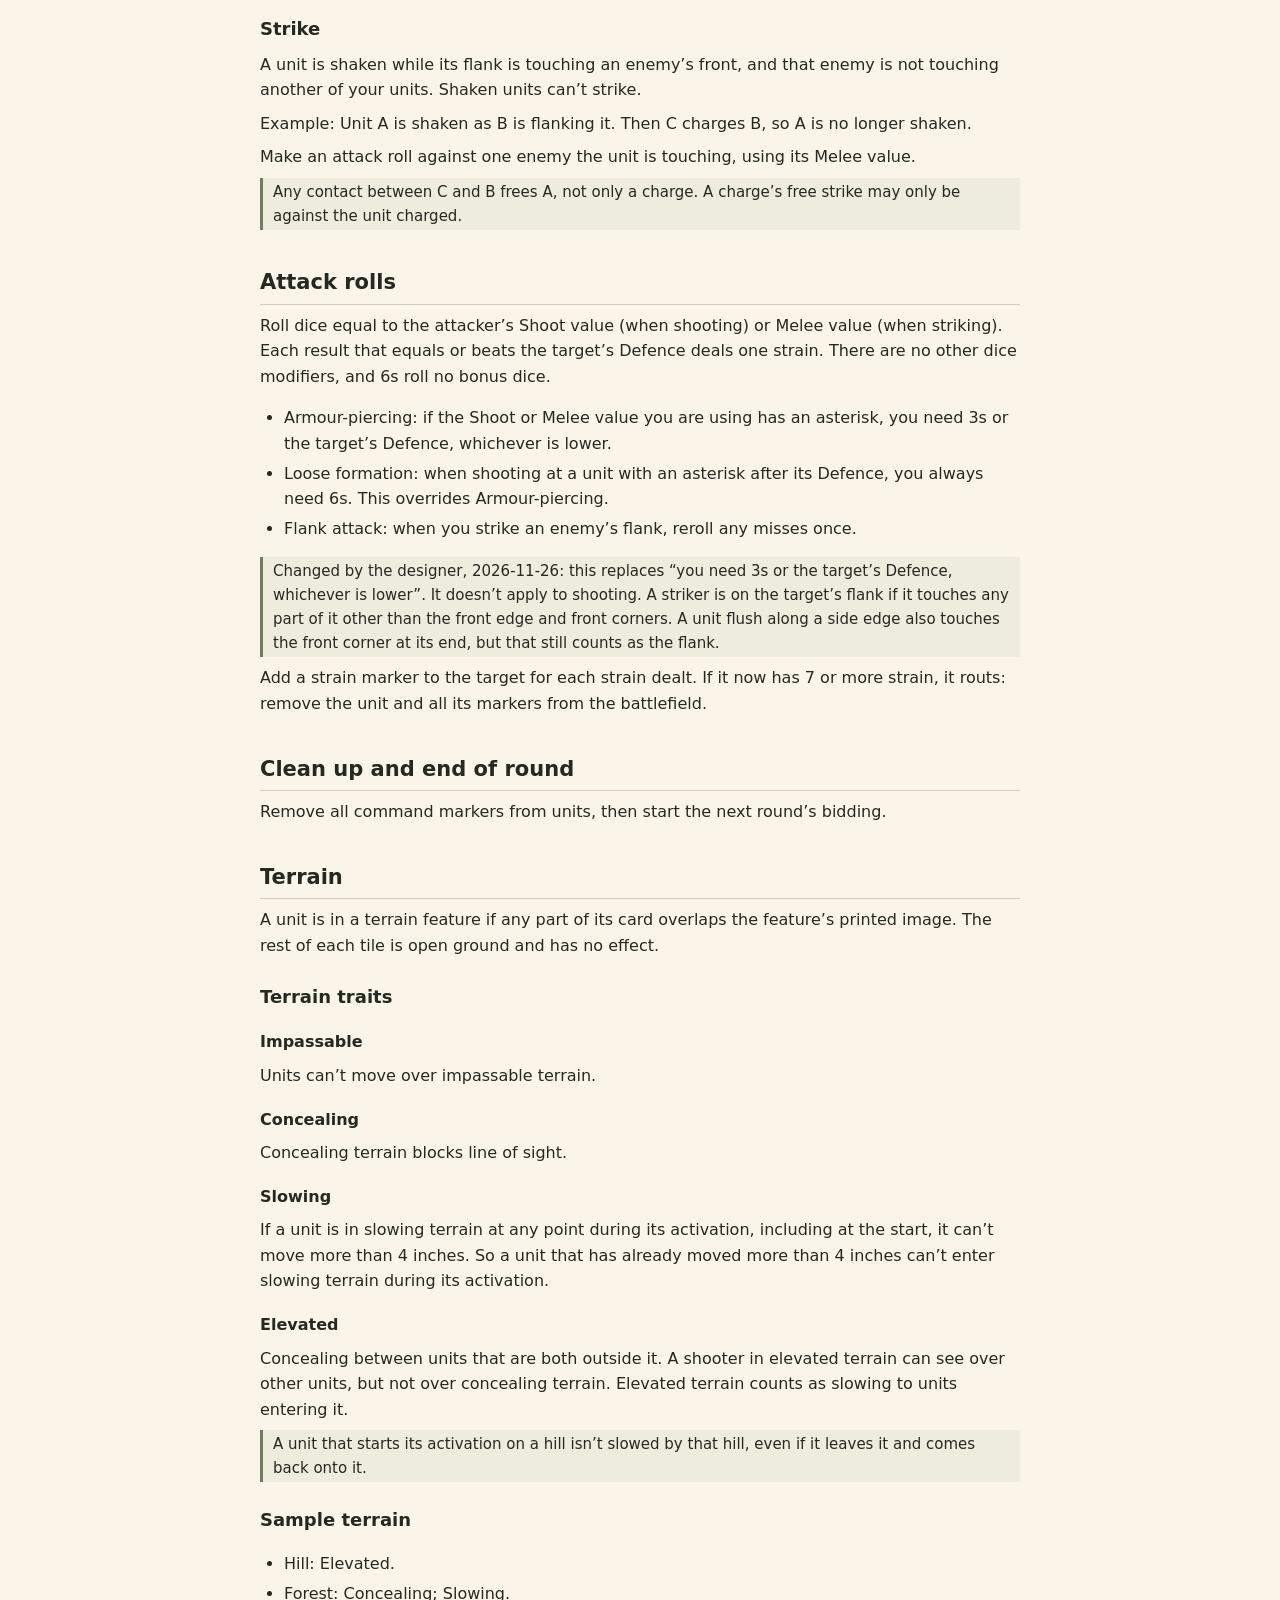
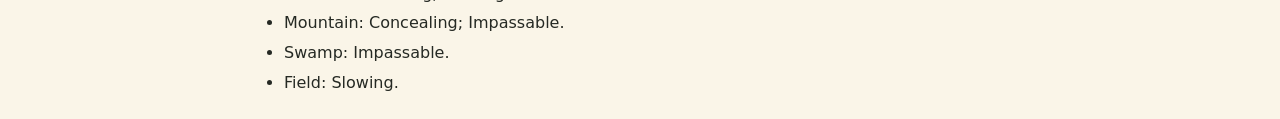
<file: game-rules-v5.html>
<!doctype html><html lang="en"><meta charset="utf-8"><meta name="viewport" content="width=device-width,initial-scale=1"><title>Seize the Day — V5.1</title><style>
body{max-width:760px;margin:24px auto;padding:0 20px;font:16px/1.6 system-ui;background:#faf5e8;color:#252923}
h1{font-size:26px}
h2{font-size:21px;margin:36px 0 8px;padding-bottom:4px;border-bottom:1px solid rgba(37,41,35,.2)}
h3{font-size:18px;margin:24px 0 6px}
h4{font-size:16px;margin:18px 0 4px}
p{margin:8px 0}
ul,ol{padding-left:24px}
li{margin:4px 0}
.app-note{border-left:3px solid #6b7f5a;padding:2px 10px;background:rgba(107,127,90,.08);font-size:15px}
</style>
<h1>Seize the Day — V5.1</h1>
<p>Rules as enforced by this app, from the V5 rules document (copied 2026-11-26), with the designer’s V5.1 movement rules (2026-11-27). The outlined circular terrain tile is the terrain feature. Boxed notes say how the app reads points the document leaves open.</p>
<h2>Overview</h2>
<p>Seize the Day is a game of battles for two players. Each player commands an army, moving units across a tabletop battlefield and using dice to resolve shooting and close combat.</p>
<p>You do not need to collect miniatures or prepare an army beforehand. The units are represented by cards, which act as both playing pieces and reference cards. At the start of the game, you take turns choosing these units and placing terrain, creating your armies and battlefield together.</p>
<p>During the game, you move and turn your units to outmanoeuvre the enemy. Good positioning and timing matters: you can gain an advantage by attacking from the flank, holding useful terrain, or staying outside an enemy’s reach.</p>
<p>The game is played over a series of rounds. At the start of each round, both players secretly bid for control of the turn order. A lower bid gives you more control over who acts when, but a higher bid lets you command more units. You must decide which matters more each round.</p>
<p>You win when your opponent is down to 3 units, or half their starting units if that is fewer. The rules are deliberately simple and abstract, focusing on the key decisions of a tabletop battle rather than detailed simulation.</p>
<h2>Components</h2>
<ul><li>24 unit cards</li><li>12 terrain tiles</li><li>24 strain markers</li><li>12 command markers</li><li>1 measuring stick</li><li>10 six-sided dice</li><li>2 overview cards</li></ul>
<h2>Unit basics</h2>
<h3>Fronts and flanks</h3>
<p>A unit’s front is its front edge, including both front corners. Everything else (both side edges, both rear corners and the rear edge) is its flank.</p>
<p>Figure 1. A unit's front and flank: the front edge and two front corners are the front; both side edges, rear corners and rear edge are the flank.</p>
<h3>Stats</h3>
<ul>
<li>Pace: how far the unit can move forwards, in inches.</li>
<li>Mobility: how many pivots the unit can make when moving.</li>
<li>Melee: how many dice the unit starts with when it strikes.</li>
<li>Shoot: how many dice the unit starts with when it shoots. A unit with no Shoot value can’t shoot.</li>
<li>Range: how far the unit can shoot, in inches.</li>
<li>Defence: the score each attack die needs to give the unit strain.</li>
</ul>
<p>There can be asterisks after certain stats; these are explained in Attack rolls, below.</p>
<p class="app-note">The stats sheet calls these Speed, Drill, Melee, Ranged and Def. An asterisk after Pace has no effect.</p>
<p>Units are given strain markers when they are hit. Units with 7 or more are routed and removed from play.</p>
<h2>Setup</h2>
<h3>Prepare the battlefield</h3>
<p>Play on an area 4 feet wide and 3 feet deep, with the players sitting opposite each other at the long edges.</p>
<p>Each player’s deployment zone is the strip along their edge, 6 inches deep. This leaves 24 inches between the zones. On a different-sized table, make both zones the same depth and keep the gap between them as close to 24 inches as you can.</p>
<h3>First game</h3>
<p>For your first game, you can use the prepared armies and battlefield below instead of drafting. Choose a random player to count as having picked first in the draft. This decides who wins a tied bid in round 1. Otherwise, continue with Prepare the Draft Pool.</p>
<p class="app-note">The document doesn’t have the prepared armies and battlefield yet.</p>
<h3>Prepare the draft pool</h3>
<ol>
<li>Randomly decide which player uses the dark side of the unit cards. The other player uses the light side. The two sides differ only in appearance.</li>
<li>Choose 12 unit cards at random. Lay them out in an evenly spaced grid between the deployment zones, 4 cards across and 3 deep. No card may touch a deployment zone.</li>
<li>Shuffle the terrain tiles so that it’s random which side of each tile is up, then stack them. Players may look at the top tile but not the ones beneath it.</li>
<li>Randomly choose who picks first.</li>
</ol>
<p>If you have miniatures, you can choose the 12 units to suit your collection instead of drawing them at random, and place the miniatures on the cards.</p>
<h3>Draft units and place terrain</h3>
<p>Players take turns to pick, starting with the first player, until all 12 units are deployed. On your pick:</p>
<ol>
<li>Choose a unit from the draft pool. Leave it where it is for now.</li>
<li>Take the top terrain tile without flipping it over.</li>
<li>Place or discard the tile. If it shows only open ground, or you can’t place it legally, return it to the box. Otherwise, place it so that it:<ul><li>overlaps the unit you chose, and</li><li>doesn’t touch another terrain tile, a deployment zone or the battlefield’s edge.</li></ul></li>
<li>You may rotate it however you like. If it covers other undrafted units, put them back on top of the tile in the same positions.</li>
<li>Deploy the unit. Place the unit you chose entirely inside your deployment zone, facing any direction, without overlapping another unit.</li>
</ol>
<p class="app-note">Deployed units may touch each other and the edge. Leave room if you want them to pivot later: a pivot may not touch anything.</p>
<h2>Winning the game</h2>
<p>A side loses immediately when it is down to 3 units, or to half its starting units, whichever is lower. For example, with 6 units each you win when the third enemy unit routs; with 8 units each, when the fifth routs.</p>
<h2>Round sequence</h2>
<p>Play rounds until someone wins. Each round has three steps:</p>
<ol><li>Bid for Master Tactician</li><li>Command units</li><li>Clean up</li></ol>
<h3>Bid for Master Tactician</h3>
<p>The Master Tactician controls the timing of the round, but usually commands fewer units.</p>
<ol>
<li>Each player secretly chooses a bid, from 1 up to the number of units they have on the battlefield. Set a die to your bid and keep it covered with your hand.</li>
<li>Reveal both bids at the same time.</li>
<li>Each player takes as many command markers as they bid.</li>
<li>The player with the lower bid is the Master Tactician for this round. If the bids are equal, last round’s Master Tactician keeps the title. In round 1, the player who picked second in the draft wins a tie.</li>
</ol>
<p>Example: Brian secretly sets a die to 4, Irina secretly sets one to 2. They reveal them at the same time. Brian gets 4 command markers, Irina 2. Irina becomes the Master Tactician.</p>
<h3>Command units</h3>
<p>The command phase has up to three turns:</p>
<ol>
<li>The Master Tactician’s first turn. The Master Tactician activates units one at a time. After each activation, they choose whether to activate another unit or pass. They may pass without activating any units.</li>
<li>The other player’s turn. The other player activates units in the same way until they pass. This is their only turn this round.</li>
<li>The Master Tactician’s second turn. The Master Tactician may spend any command markers they have left in the same way, then passes.</li>
</ol>
<p>A player with no command markers left must pass. Any command markers not spent by the end of the phase are lost.</p>
<h3>Measuring, stating intentions and resolving disputes</h3>
<p>You may measure distances and check lines of sight at any time. When you move a unit, state your intended result so that disagreements can be resolved before the position becomes difficult to reconstruct. For example:</p>
<ul>
<li>I will move my archers here, where they’ll have a clear shot at your spearmen and remain outside your cavalry's charge range.</li>
<li>I will pivot my swords to protect their flank from your cavalry.</li>
<li>I will leave my fanatics 6 inches from your Heavy Infantry, so I can charge next round but you can’t charge me.</li>
</ul>
<p>If you can’t resolve a dispute, roll a die to determine who’s right.</p>
<p>You can use your overview cards to work out hypothetical moves before making them.</p>
<h2>Activating units</h2>
<ol>
<li>Choose one of your units that doesn’t have a command marker on it.</li>
<li>Place one of your command markers on it.</li>
<li>If the unit is not engaged, choose one: March, Charge, or Shoot (only if the unit has a Shoot value).</li>
<li>If it is engaged, choose one: Strike, or Withdraw (only if you are the Master Tactician and touching just one enemy).</li>
</ol>
<p>Because the marker stays on the unit until clean-up, each unit can be activated only once per round.</p>
<p class="app-note">The V5.1 text names the engaged option “Reform” in this list; its rules are those of Withdraw, below. In the app you don’t name March or Charge first. Drag the unit, and drag the ↻ handle to pivot: a forward move into an enemy that meets the rules for a charge is a Charge, and any other move is a March.</p>
<h2>Actions</h2>
<h3>Movement basics</h3>
<ul>
<li>Engaged: a unit touching any enemy is engaged; otherwise it is unengaged.</li>
<li>Pivoting: to pivot, rotate the unit in place around its centre by up to 90°.</li>
<li>Obstacles: units may not make contact with other units, impassable terrain or the battlefield edge. Exception: a charging unit can make contact with its declared target.</li>
</ul>
<p class="app-note">This applies while pivoting too, so a unit already touching something can’t pivot. Moving units stop just short (0.05″) of anything they may not touch.</p>
<h3>March</h3>
<p>Move in a straight line forwards up to Pace, or backwards up to half Pace. You may make up to Mobility pivots, each at any point during the March.</p>
<p>If you choose not to move, add 1 to your Mobility this turn.</p>
<p class="app-note">After a pivot partway through, the unit carries on forwards (or backwards) relative to its new facing; it can’t switch between forwards and backwards. “This turn” is read as this activation: once a unit has used the extra pivot, it can’t move.</p>
<h3>Charge</h3>
<ol>
<li>Declare a target, then draw a line from the centre of your front edge to the centre of the target. The edge of the target this passes through is the only edge you are allowed to charge. If it passes through a corner, choose either of that corner’s edges.</li>
<li>Move, as described in March above, into contact with the allowed edge only.<ol>
<li>Then hinge flush with the target edge. If an obstacle prevents this, the charge is not allowed, so check before moving.</li>
<li>If your unit is not touching the centre of that edge, slide sideways (free of charge) till it is as close as possible.</li></ol></li>
<li>Make a free Strike against the target.</li>
</ol>
<p class="app-note">A charge moves forwards. The target is the first enemy the move would touch, and the line is drawn where the activation began. The point where the charger first touches it must be on the allowed edge (its end corners count). The charger then turns about that point until its front edge lies flush, and slides along the edge towards its centre. Neither the turn nor the slide may touch any unit except the target, impassable terrain or the edge, nor overlap the target. The slide isn’t movement, so slowing terrain doesn’t limit it. When you select a unit, a dashed line runs from its front to each enemy it could reach, and that enemy’s allowed edge is drawn in gold.</p>
<h3>Shoot</h3>
<p>Choose a target that’s unengaged, in range and visible.</p>
<ul>
<li>Visible: a straight line can be drawn from the centre of the shooter’s front edge to the centre of any of the target’s edges without first hitting concealing terrain or a unit (including the shooter or the target).</li>
<li>Range: that line is no longer than the shooter’s Range.</li>
</ul>
<p>Then make an attack roll (see below) using the shooter’s Shoot value.</p>
<p class="app-note">The shooter’s own card blocks lines too, so a line can’t go backwards through it. The target doesn’t need to be wholly in front of the shooter.</p>
<h3>Withdraw</h3>
<p>Turn in place to face directly towards the enemy’s edge you are touching. If your unit would touch an obstacle in this final position (other than the enemy you are engaged with), you may not choose this action. Then March backwards, as above, as far as you can.</p>
<p class="app-note">Facing the edge means facing square onto it (at a corner, the edge facing the unit most squarely). The turned unit may not overlap that enemy either. It then marches straight back as far as it can, and must end out of contact: if it can’t, it can’t Withdraw. The Withdraw button does the turn and the march in one go; afterwards the unit may still pivot, as a March allows. If Withdraw isn’t offered, the orders panel says why.</p>
<h3>Strike</h3>
<p>A unit is shaken while its flank is touching an enemy’s front, and that enemy is not touching another of your units. Shaken units can’t strike.</p>
<p>Example: Unit A is shaken as B is flanking it. Then C charges B, so A is no longer shaken.</p>
<p>Make an attack roll against one enemy the unit is touching, using its Melee value.</p>
<p class="app-note">Any contact between C and B frees A, not only a charge. A charge’s free strike may only be against the unit charged.</p>
<h2>Attack rolls</h2>
<p>Roll dice equal to the attacker’s Shoot value (when shooting) or Melee value (when striking). Each result that equals or beats the target’s Defence deals one strain. There are no other dice modifiers, and 6s roll no bonus dice.</p>
<ul>
<li>Armour-piercing: if the Shoot or Melee value you are using has an asterisk, you need 3s or the target’s Defence, whichever is lower.</li>
<li>Loose formation: when shooting at a unit with an asterisk after its Defence, you always need 6s. This overrides Armour-piercing.</li>
<li>Flank attack: when you strike an enemy’s flank, reroll any misses once.</li>
</ul>
<p class="app-note">Changed by the designer, 2026-11-26: this replaces “you need 3s or the target’s Defence, whichever is lower”. It doesn’t apply to shooting. A striker is on the target’s flank if it touches any part of it other than the front edge and front corners. A unit flush along a side edge also touches the front corner at its end, but that still counts as the flank.</p>
<p>Add a strain marker to the target for each strain dealt. If it now has 7 or more strain, it routs: remove the unit and all its markers from the battlefield.</p>
<h2>Clean up and end of round</h2>
<p>Remove all command markers from units, then start the next round’s bidding.</p>
<h2>Terrain</h2>
<p>A unit is in a terrain feature if any part of its card overlaps the feature’s printed image. The rest of each tile is open ground and has no effect.</p>
<h3>Terrain traits</h3>
<h4>Impassable</h4>
<p>Units can’t move over impassable terrain.</p>
<h4>Concealing</h4>
<p>Concealing terrain blocks line of sight.</p>
<h4>Slowing</h4>
<p>If a unit is in slowing terrain at any point during its activation, including at the start, it can’t move more than 4 inches. So a unit that has already moved more than 4 inches can’t enter slowing terrain during its activation.</p>
<h4>Elevated</h4>
<p>Concealing between units that are both outside it. A shooter in elevated terrain can see over other units, but not over concealing terrain. Elevated terrain counts as slowing to units entering it.</p>
<p class="app-note">A unit that starts its activation on a hill isn’t slowed by that hill, even if it leaves it and comes back onto it.</p>
<h3>Sample terrain</h3>
<ul>
<li>Hill: Elevated.</li>
<li>Forest: Concealing; Slowing.</li>
<li>Mountain: Concealing; Impassable.</li>
<li>Swamp: Impassable.</li>
<li>Field: Slowing.</li>
</ul>
</html>
</file>
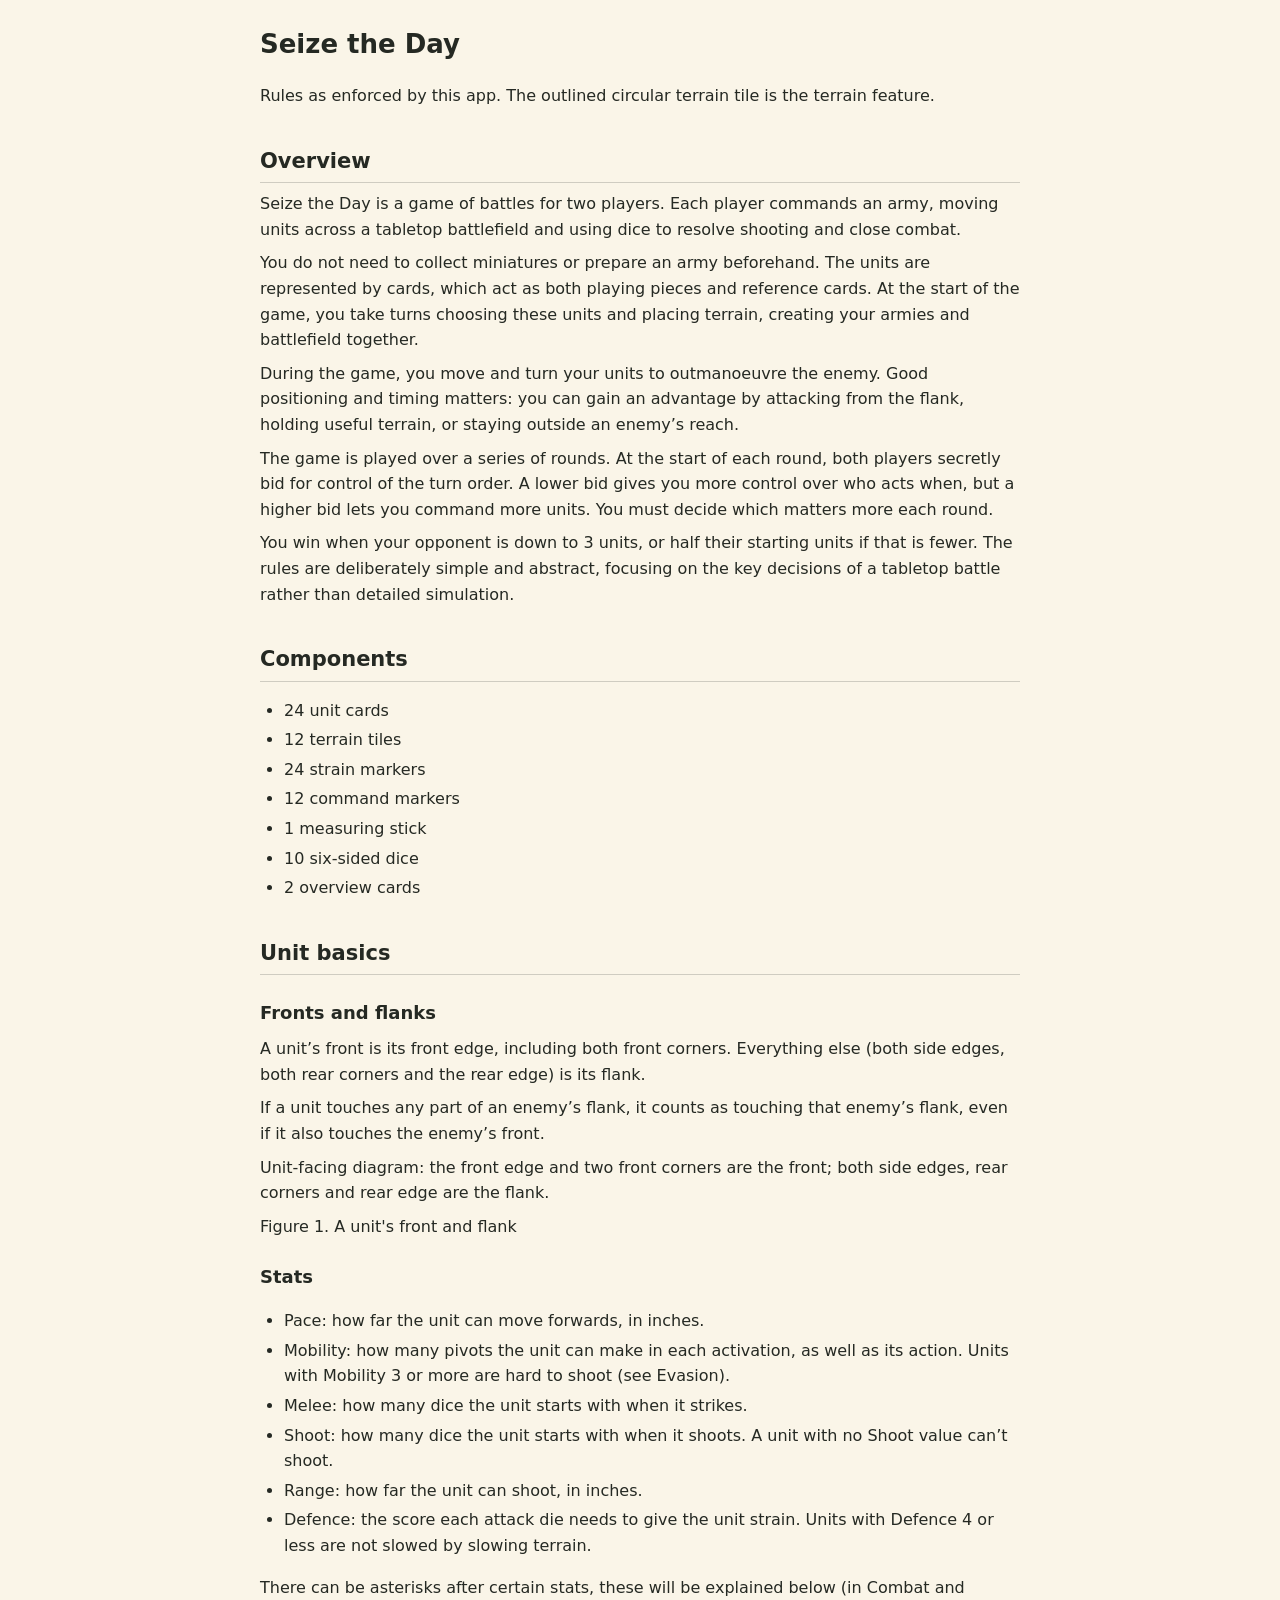
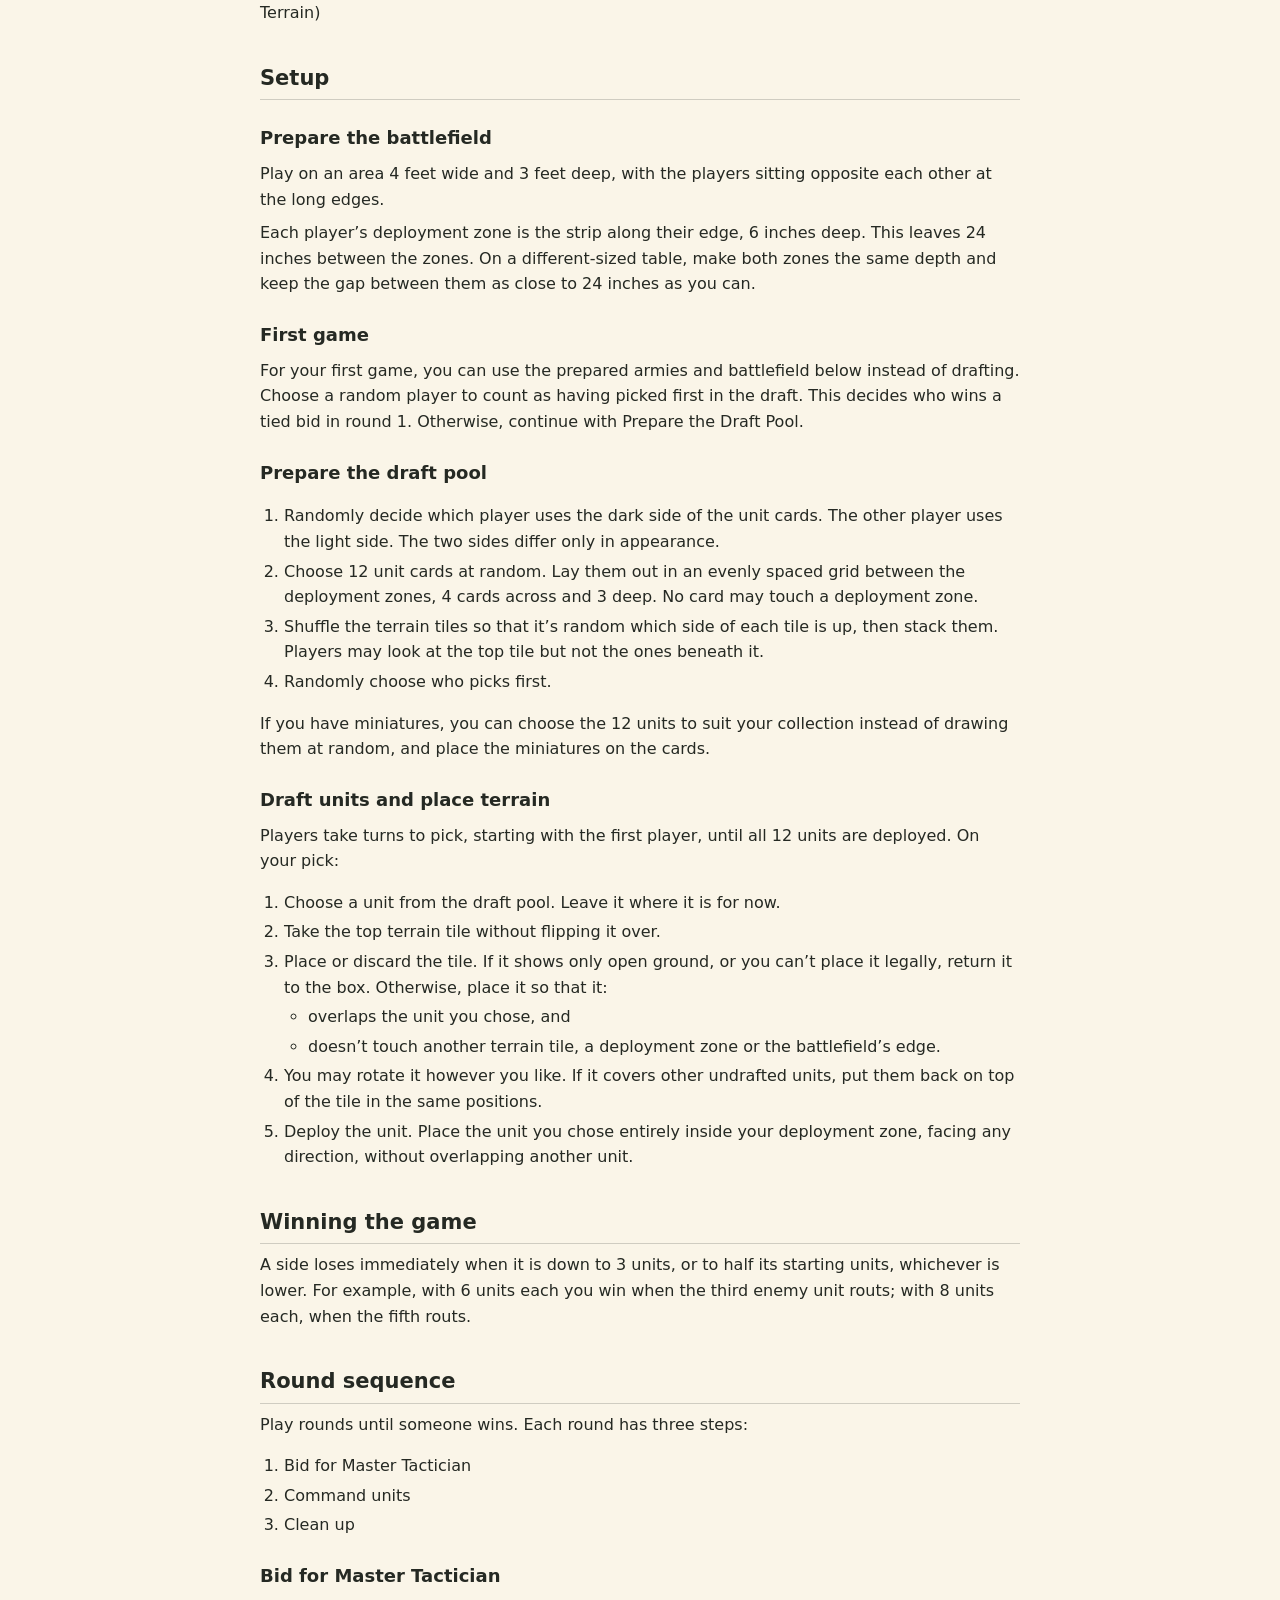
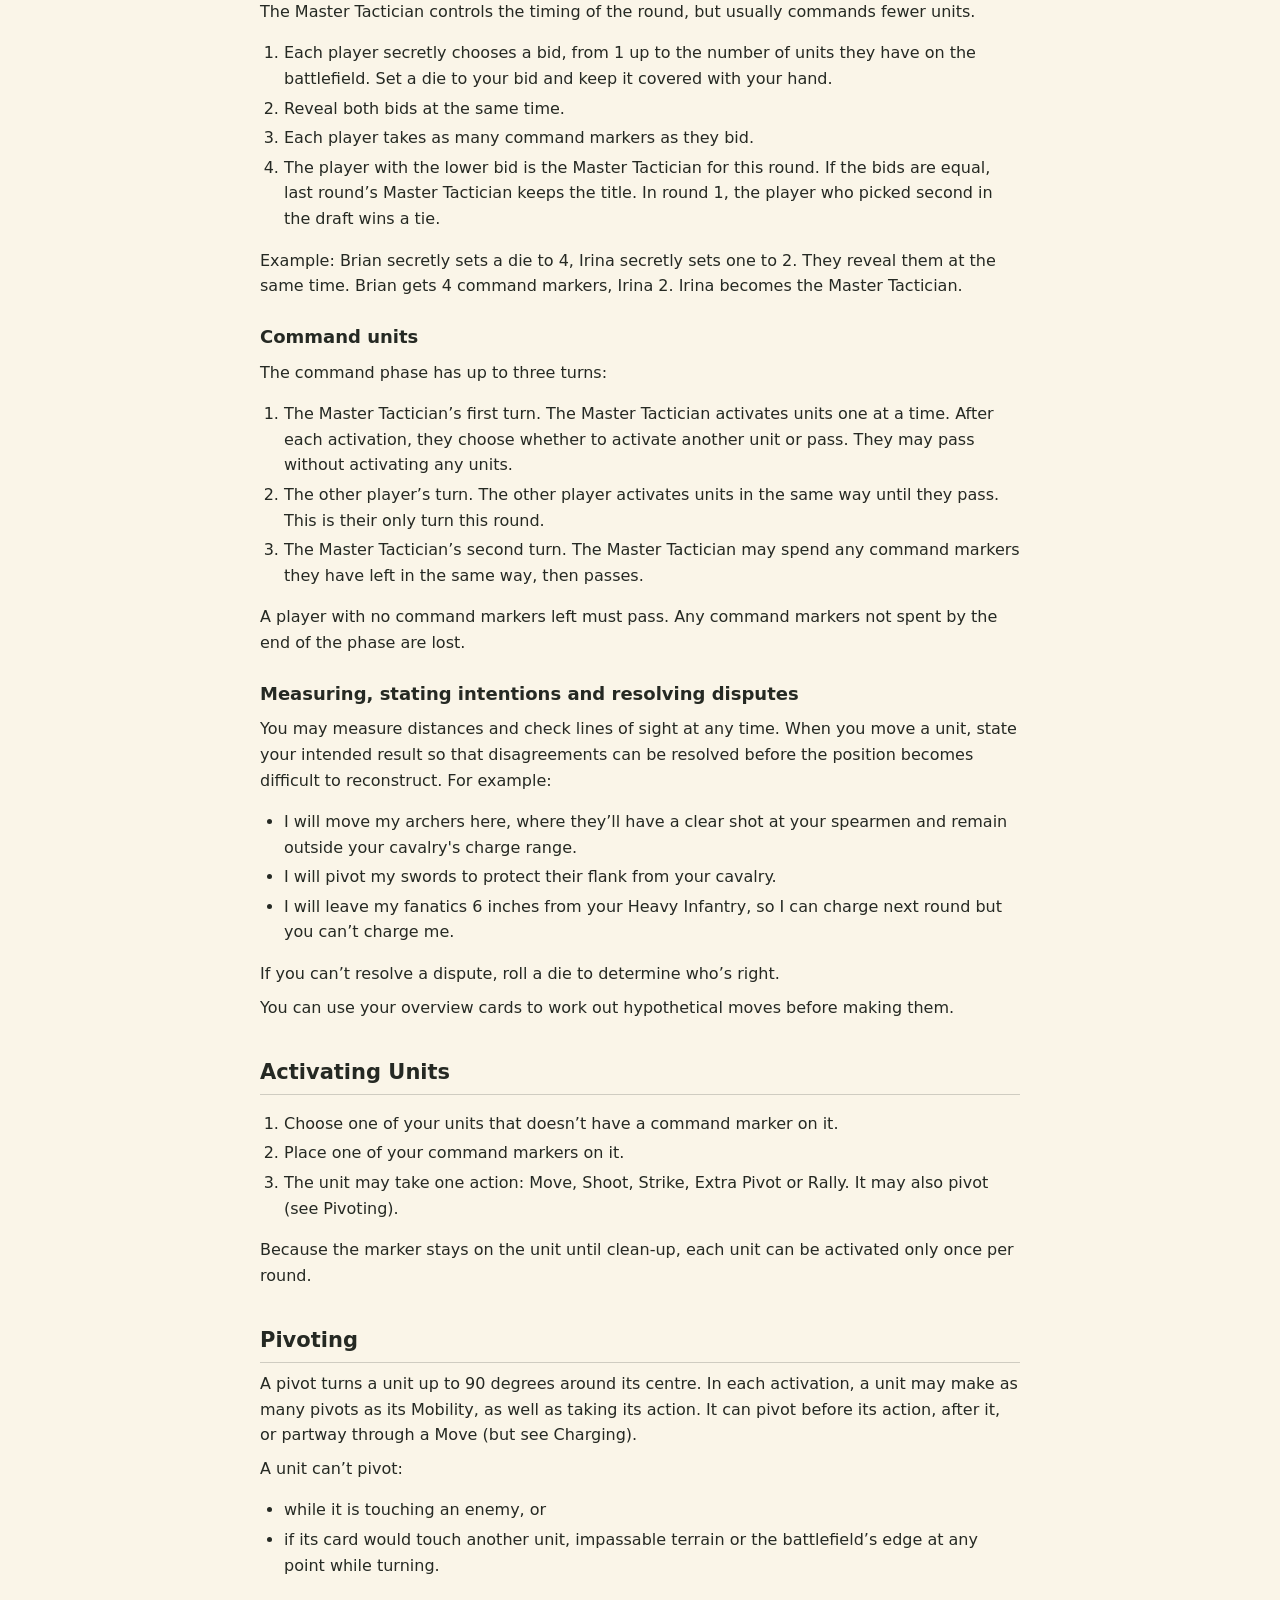
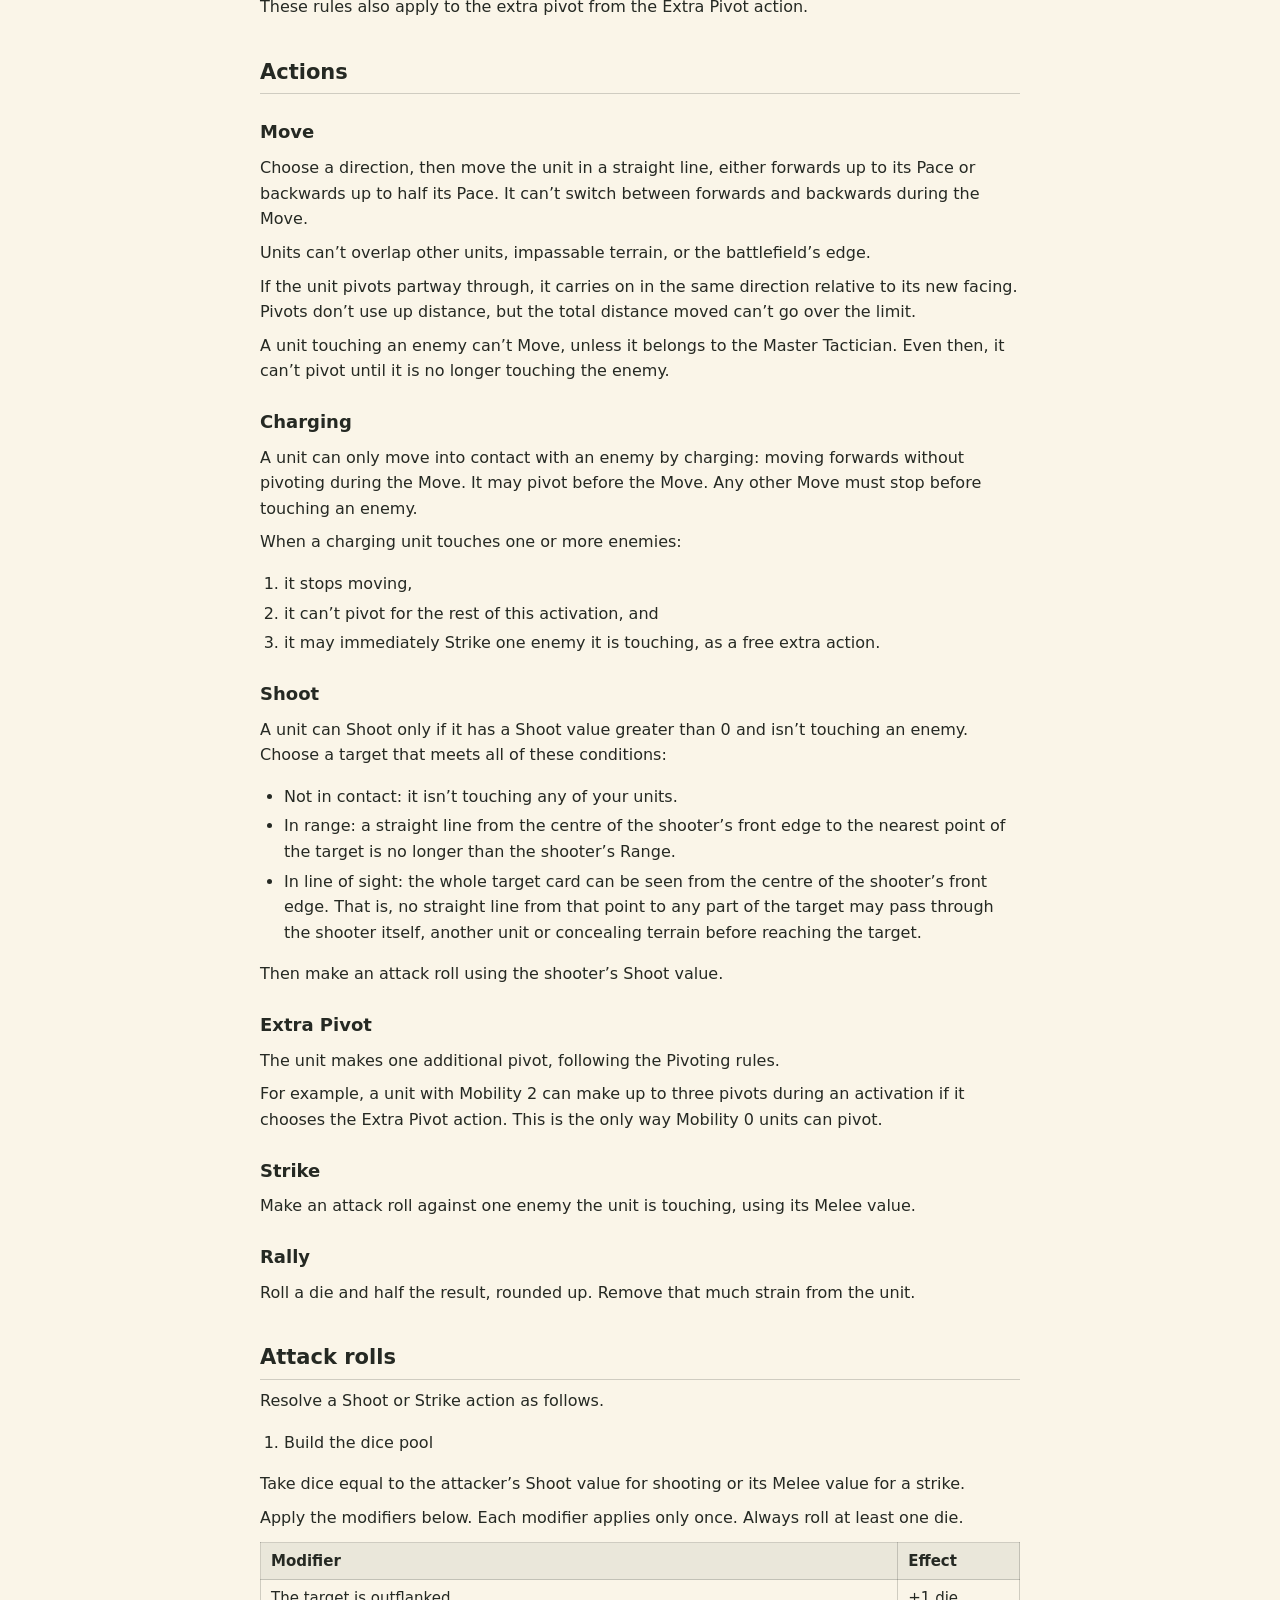
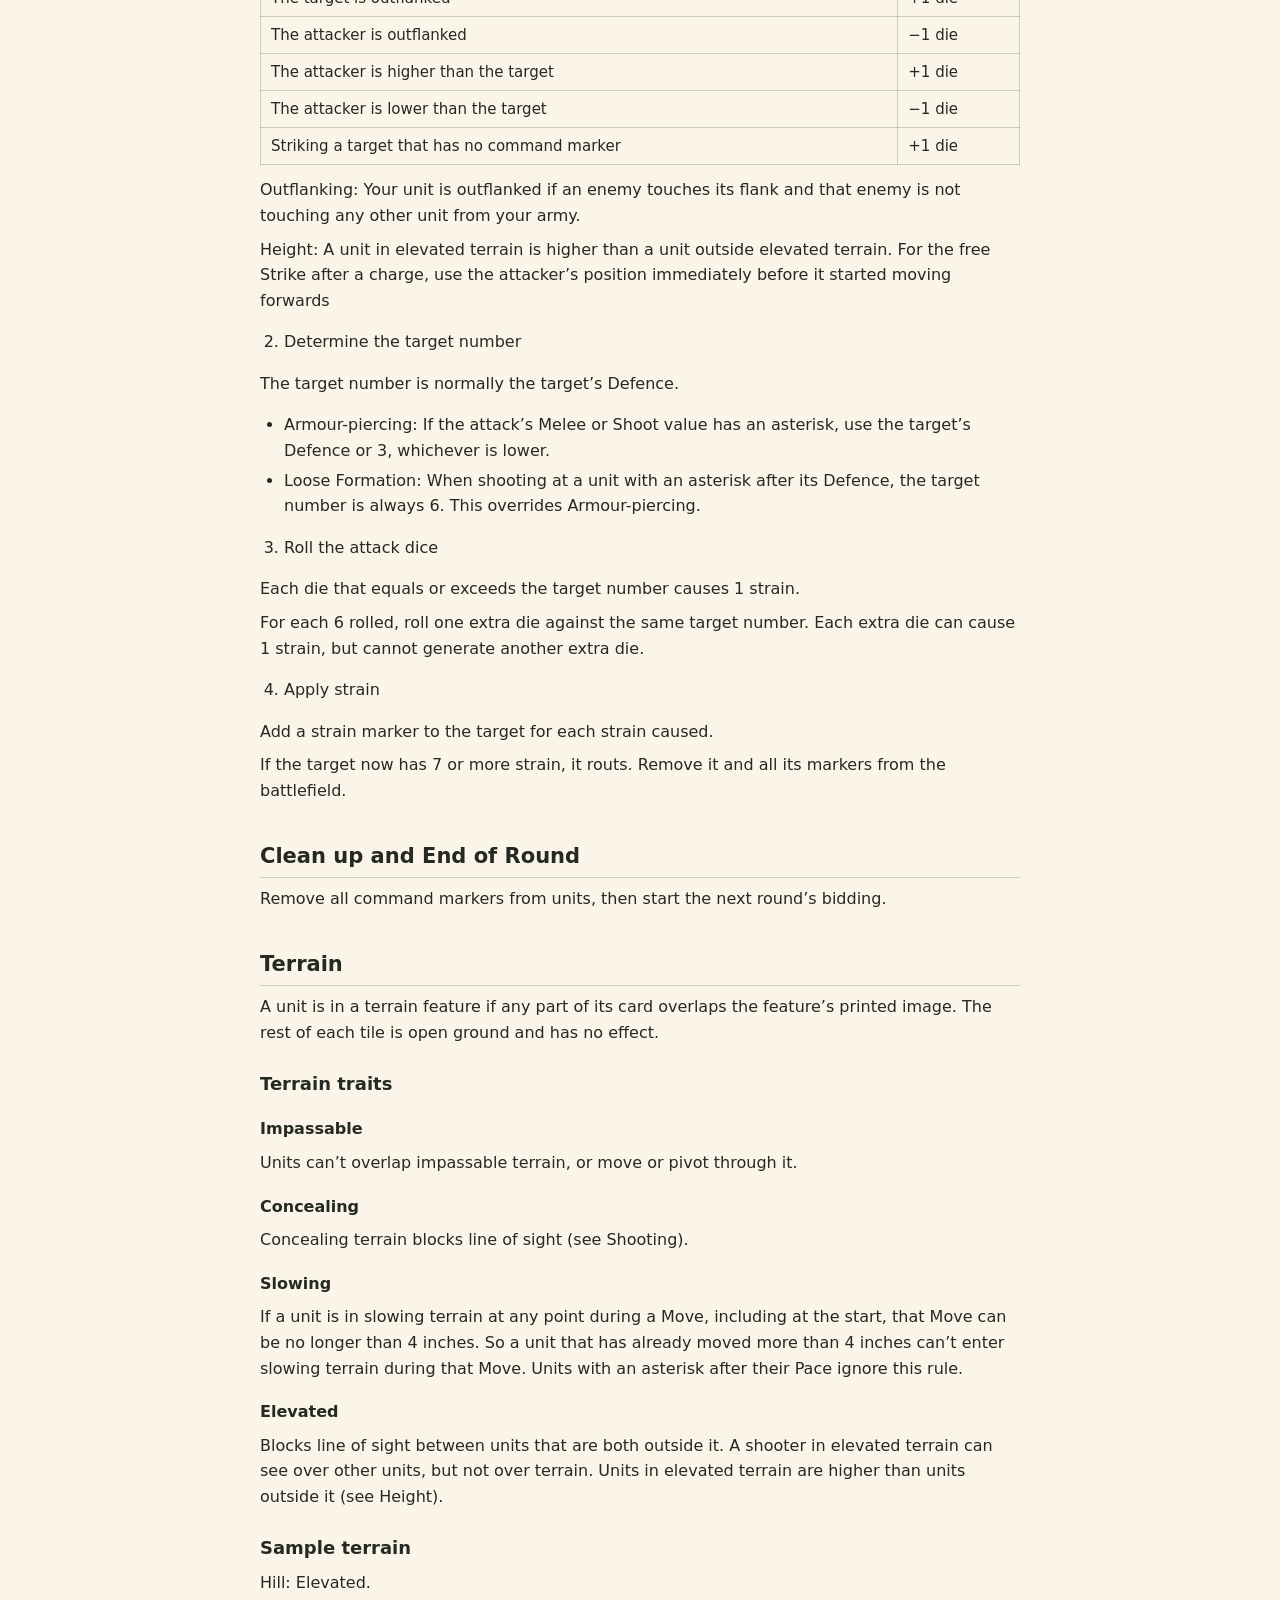
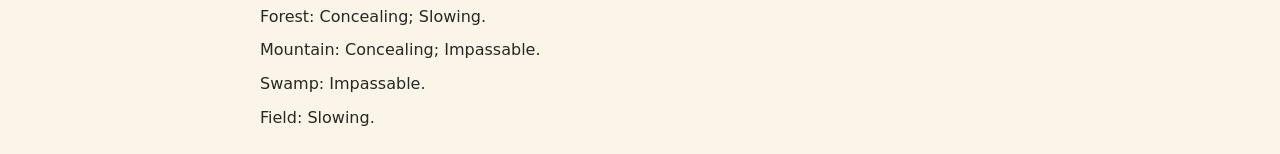
<file: game-rules.html>
<!doctype html><html lang="en"><meta charset="utf-8"><meta name="viewport" content="width=device-width,initial-scale=1"><title>Seize the Day — Rules</title><script>
const rulesParam = new URLSearchParams(location.search).get('rules');
if (rulesParam === 'reform-variant' || rulesParam === 'v3') {
    // V3 is written as changes to the Reform Variant text.
    document.documentElement.classList.add('reform-variant');
    if (rulesParam === 'v3') document.documentElement.classList.add('v3');
    document.title = rulesParam === 'v3' ? 'Seize the Day — V3' : 'Seize the Day — Reform Variant';
}
</script><style>
body{max-width:760px;margin:24px auto;padding:0 20px;font:16px/1.6 system-ui;background:#faf5e8;color:#252923}
h1{font-size:26px}
h2{font-size:21px;margin:36px 0 8px;padding-bottom:4px;border-bottom:1px solid rgba(37,41,35,.2)}
h3{font-size:18px;margin:24px 0 6px}
h4{font-size:16px;margin:18px 0 4px}
p{margin:8px 0}
ul,ol{padding-left:24px}
li{margin:4px 0}
table{border-collapse:collapse;width:100%;margin:12px 0;font-size:15px}
th,td{text-align:left;padding:6px 10px;border:1px solid rgba(37,41,35,.2)}
th{background:rgba(37,41,35,.07)}
html:not(.reform-variant) .variant-only,.reform-variant .classic-only{display:none}
html:not(.v3) .v3-only,.v3 .not-v3{display:none}
</style>
<h1>Seize the Day<span class="variant-only not-v3"> — Reform Variant</span><span class="v3-only"> — V3</span></h1>
<p>Rules as enforced by this app. The outlined circular terrain tile is the terrain feature.</p>
<h2>Overview</h2>
<p>Seize the Day is a game of battles for two players. Each player commands an army, moving units across a tabletop battlefield and using dice to resolve shooting and close combat.</p>
<p>You do not need to collect miniatures or prepare an army beforehand. The units are represented by cards, which act as both playing pieces and reference cards. At the start of the game, you take turns choosing these units and placing terrain, creating your armies and battlefield together.</p>
<p>During the game, you move and turn your units to outmanoeuvre the enemy. Good positioning and timing matters: you can gain an advantage by attacking from the flank, holding useful terrain, or staying outside an enemy’s reach.</p>
<p>The game is played over a series of rounds. At the start of each round, both players secretly bid for control of the turn order. A lower bid gives you more control over who acts when, but a higher bid lets you command more units. You must decide which matters more each round.</p>
<p>You win when your opponent is down to 3 units, or half their starting units if that is fewer. The rules are deliberately simple and abstract, focusing on the key decisions of a tabletop battle rather than detailed simulation.</p>
<h2>Components</h2>
<ul>
<li>24 unit cards</li>
<li>12 terrain tiles</li>
<li>24 strain markers</li>
<li>12 command markers</li>
<li>1 measuring stick</li>
<li>10 six-sided dice</li>
<li>2 overview cards</li>
</ul>
<h2>Unit basics</h2>
<h3>Fronts and flanks</h3>
<p>A unit’s front is its front edge, including both front corners. Everything else (both side edges, both rear corners and the rear edge) is its flank.</p>
<p class="not-v3">If a unit touches any part of an enemy’s flank, it counts as touching that enemy’s flank, even if it also touches the enemy’s front.</p>
<p class="v3-only">A unit can only strike enemies touching its front. An enemy that touches only its flank can’t be struck back by it.</p>
<p>Unit-facing diagram: the front edge and two front corners are the front; both side edges, rear corners and rear edge are the flank.</p>
<p>Figure 1. A unit's front and flank</p>
<h3>Stats</h3>
<ul>
<li>Pace: how far the unit can move forwards, in inches.</li>
<li class="classic-only">Mobility: how many pivots the unit can make in each activation, as well as its action. Units with Mobility 3 or more are hard to shoot (see Evasion).</li>
<li class="variant-only">Mobility: how many pivots the unit can make as part of a Move.</li>
<li>Melee: how many dice the unit starts with when it strikes.</li>
<li>Shoot: how many dice the unit starts with when it shoots. A unit with no Shoot value can’t shoot.</li>
<li>Range: how far the unit can shoot, in inches.</li>
<li>Defence: the score each attack die needs to give the unit strain.<span class="classic-only"> Units with Defence 4 or less are not slowed by slowing terrain.</span></li>
</ul>
<p class="classic-only">There can be asterisks after certain stats, these will be explained below (in Combat and Terrain)</p>
<p class="variant-only">See Move, Attack rolls and Terrain for the effects of stat asterisks.</p>
<h2>Setup</h2>
<h3>Prepare the battlefield</h3>
<p>Play on an area 4 feet wide and 3 feet deep, with the players sitting opposite each other at the long edges.</p>
<p>Each player’s deployment zone is the strip along their edge, 6 inches deep. This leaves 24 inches between the zones. On a different-sized table, make both zones the same depth and keep the gap between them as close to 24 inches as you can.</p>
<h3>First game</h3>
<p>For your first game, you can use the prepared armies and battlefield below instead of drafting. Choose a random player to count as having picked first in the draft. This decides who wins a tied bid in round 1. Otherwise, continue with Prepare the Draft Pool.</p>
<h3>Prepare the draft pool</h3>
<ol>
<li>Randomly decide which player uses the dark side of the unit cards. The other player uses the light side. The two sides differ only in appearance.</li>
<li>Choose 12 unit cards at random. Lay them out in an evenly spaced grid between the deployment zones, 4 cards across and 3 deep. No card may touch a deployment zone.</li>
<li>Shuffle the terrain tiles so that it’s random which side of each tile is up, then stack them. Players may look at the top tile but not the ones beneath it.</li>
<li>Randomly choose who picks first.</li>
</ol>
<p>If you have miniatures, you can choose the 12 units to suit your collection instead of drawing them at random, and place the miniatures on the cards.</p>
<h3>Draft units and place terrain</h3>
<p>Players take turns to pick, starting with the first player, until all 12 units are deployed. On your pick:</p>
<ol>
<li>Choose a unit from the draft pool. Leave it where it is for now.</li>
<li>Take the top terrain tile without flipping it over.</li>
<li>Place or discard the tile. If it shows only open ground, or you can’t place it legally, return it to the box. Otherwise, place it so that it:<ul><li>overlaps the unit you chose, and</li><li>doesn’t touch another terrain tile, a deployment zone or the battlefield’s edge.</li></ul></li>
<li>You may rotate it however you like. If it covers other undrafted units, put them back on top of the tile in the same positions.</li>
<li>Deploy the unit. Place the unit you chose entirely inside your deployment zone, facing any direction, without overlapping another unit.</li>
</ol>
<h2>Winning the game</h2>
<p>A side loses immediately when it is down to 3 units, or to half its starting units, whichever is lower. For example, with 6 units each you win when the third enemy unit routs; with 8 units each, when the fifth routs.</p>
<h2>Round sequence</h2>
<p>Play rounds until someone wins. Each round has three steps:</p>
<ol>
<li>Bid for Master Tactician</li>
<li>Command units</li>
<li>Clean up</li>
</ol>
<h3>Bid for Master Tactician</h3>
<p>The Master Tactician controls the timing of the round, but usually commands fewer units.</p>
<ol>
<li>Each player secretly chooses a bid, from 1 up to the number of units they have on the battlefield. Set a die to your bid and keep it covered with your hand.</li>
<li>Reveal both bids at the same time.</li>
<li>Each player takes as many command markers as they bid.</li>
<li>The player with the lower bid is the Master Tactician for this round. If the bids are equal, last round’s Master Tactician keeps the title. In round 1, the player who picked second in the draft wins a tie.</li>
</ol>
<p>Example: Brian secretly sets a die to 4, Irina secretly sets one to 2.  They reveal them at the same time. Brian gets 4 command markers, Irina 2. Irina becomes the Master Tactician.</p>
<h3>Command units</h3>
<p>The command phase has up to three turns:</p>
<ol>
<li>The Master Tactician’s first turn. The Master Tactician activates units one at a time. After each activation, they choose whether to activate another unit or pass. They may pass without activating any units.</li>
<li>The other player’s turn. The other player activates units in the same way until they pass. This is their only turn this round.</li>
<li>The Master Tactician’s second turn. The Master Tactician may spend any command markers they have left in the same way, then passes.</li>
</ol>
<p>A player with no command markers left must pass. Any command markers not spent by the end of the phase are lost.</p>
<h3>Measuring, stating intentions and resolving disputes</h3>
<p>You may measure distances and check lines of sight at any time. When you move a unit, state your intended result so that disagreements can be resolved before the position becomes difficult to reconstruct. For example:</p>
<ul>
<li>I will move my archers here, where they’ll have a clear shot at your spearmen and remain outside your cavalry's charge range.</li>
<li>I will pivot my swords to protect their flank from your cavalry.</li>
<li>I will leave my fanatics 6 inches from your Heavy Infantry, so I can charge next round but you can’t charge me.</li>
</ul>
<p>If you can’t resolve a dispute, roll a die to determine who’s right.</p>
<p>You can use your overview cards to work out hypothetical moves before making them.</p>
<h2>Activating Units</h2>
<ol>
<li>Choose one of your units that doesn’t have a command marker on it.</li>
<li>Place one of your command markers on it.</li>
<li class="classic-only">The unit may take one action: Move, Shoot, Strike, Extra Pivot or Rally. It may also pivot (see Pivoting).</li>
<li class="variant-only not-v3">The unit may take one action: Move, Shoot, Strike or Reform.</li>
<li class="v3-only">The unit may take one action: Move, Shoot, Strike, Reform or Rally.</li>
</ol>
<p>Because the marker stays on the unit until clean-up, each unit can be activated only once per round.</p>
<h2>Pivoting</h2>
<p class="classic-only">A pivot turns a unit up to 90 degrees around its centre. In each activation, a unit may make as many pivots as its Mobility, as well as taking its action. It can pivot before its action, after it, or partway through a Move (but see Charging).</p>
<p class="variant-only not-v3">A pivot turns a unit up to 90 degrees around its centre. As part of a Move, a unit can make up to its Mobility in pivots. It may pivot before travelling any distance, partway through the Move or at the end. It may spend the Move pivoting in place. See Charging for how pivoting affects enemy contact.</p>
<p class="not-v3">A unit can’t pivot:</p>
<ul class="not-v3">
<li>while it is touching an enemy, or</li>
<li>if its card would touch another unit, impassable terrain or the battlefield’s edge at any point while turning.</li>
</ul>
<p class="v3-only">During its Move, a unit can make up to its Mobility in pivots. Each pivot turns the unit up to 90 degrees around its centre and may happen at the start, during or at the end of the Move.</p>
<p class="v3-only">A unit may pivot through other units, impassable terrain and the battlefield’s edge. At the end of a single pivot or a sequence of consecutive pivots, its card must be fully on the battlefield and clear of other units and impassable terrain.</p>
<p class="classic-only">These rules also apply to the extra pivot from the Extra Pivot action.</p>
<h2>Actions</h2>
<h3>Move</h3>
<p>Choose a direction, then move the unit in a straight line, either forwards up to its Pace or backwards up to half its Pace. It can’t switch between forwards and backwards during the Move.</p>
<p class="classic-only">Units can’t overlap other units, impassable terrain, or the battlefield’s edge.</p>
<p class="variant-only not-v3">Keep the moving unit within the battlefield and clear of impassable terrain. A unit with an asterisk after its Move stat (Pace) may pass through friendly units when advancing, withdrawing or charging. It must have enough movement to clear each friendly unit completely before stopping or pivoting. These units also ignore slowing terrain. All other units must move around friendly units.</p>
<p class="v3-only">Units can’t move over enemy units, impassable terrain or the battlefield’s edge. Units can’t move over friendly units either. Units with an asterisk beside their Pace stat ignore slowing terrain.</p>
<p>If the unit pivots partway through, it carries on in the same direction relative to its new facing. Pivots don’t use up distance, but the total distance moved can’t go over the limit.</p>
<p class="not-v3">A unit touching an enemy can’t Move, unless it belongs to the Master Tactician. Even then, it can’t pivot until it is no longer touching the enemy.</p>
<p class="v3-only">A unit touching an enemy can Move only if it belongs to the Master Tactician. Its Move may begin with a pivot.</p>
<h3>Charging</h3>
<p class="classic-only">A unit can only move into contact with an enemy by charging: moving forwards without pivoting during the Move. It may pivot before the Move. Any other Move must stop before touching an enemy.</p>
<p class="variant-only not-v3">A unit can charge by moving straight forwards into contact with an enemy. Any pivot earlier in the same activation, including one made before travelling any distance, prevents a charge. Any other Move must stop before touching an enemy.</p>
<p class="v3-only">A unit can charge by moving straight forwards until an enemy touches its front. It may pivot before it starts travelling, but a pivot after it has started moving prevents a charge. Any other Move must stop before touching an enemy.</p>
<p>When a charging unit touches one or more enemies:</p>
<ol>
<li>it stops moving,</li>
<li>it can’t pivot for the rest of this activation, and</li>
<li class="not-v3">it may immediately Strike one enemy it is touching, as a free extra action.</li>
<li class="v3-only">it may immediately Strike one enemy touching its front, as a free extra action.</li>
</ol>
<h3>Shoot</h3>
<p>A unit can Shoot only if it has a Shoot value greater than 0 and isn’t touching an enemy. Choose a target that meets all of these conditions:</p>
<ul>
<li>Not in contact: it isn’t touching any of your units.</li>
<li>In range: a straight line from the centre of the shooter’s front edge to the nearest point of the target is no longer than the shooter’s Range.</li>
<li class="not-v3">In line of sight: the whole target card can be seen from the centre of the shooter’s front edge. That is, no straight line from that point to any part of the target may pass through the shooter itself, another unit or concealing terrain before reaching the target.</li>
<li class="v3-only">In line of sight: you can draw an unobstructed straight line from the centre of the shooter’s front edge to the centre of any edge of the target that the shooter can see, without passing through blocking terrain or a unit, including the target itself.</li>
</ul>
<p>Then make an attack roll using the shooter’s Shoot value.</p>
<h3 class="classic-only">Extra Pivot</h3>
<p class="classic-only">The unit makes one additional pivot, following the Pivoting rules.</p>
<p class="classic-only">For example, a unit with Mobility 2 can make up to three pivots during an activation if it chooses the Extra Pivot action. This is the only way Mobility 0 units can pivot.</p>
<h3 class="variant-only">Reform</h3>
<p class="variant-only">Turn the unit around its centre to face any direction, up to 180 degrees either way. A unit with Mobility 0 can Reform.</p>
<p class="variant-only not-v3">Apply the same clearance and enemy-contact restrictions as for a pivot.</p>
<p class="v3-only">A unit must start its Reform clear of enemy contact and finish with its card fully on the battlefield and clear of other units and impassable terrain.</p>
<h3>Strike</h3>
<p class="not-v3">Make an attack roll against one enemy the unit is touching, using its Melee value.</p>
<p class="v3-only">Make an attack roll against one enemy touching the unit’s front, using its Melee value.</p>
<h3 class="classic-only">Rally</h3>
<p class="classic-only">Roll a die and half the result, rounded up. Remove that much strain from the unit.</p>
<h3 class="v3-only">Rally</h3>
<p class="v3-only">Remove one strain from the unit. A unit can rally even while touching an enemy.</p>
<h2>Attack rolls</h2>
<p class="v3-only">A unit with 5 or more strain can’t attack: it can’t Shoot, Strike or charge.</p>
<p>Resolve a Shoot or Strike action as follows.</p>
<ol>
<li>Build the dice pool</li>
</ol>
<p>Take dice equal to the attacker’s Shoot value for shooting or its Melee value for a strike.</p>
<p class="v3-only">There are no modifiers to the dice pool.</p>
<p class="not-v3">Apply the modifiers below. Each modifier applies only once. Always roll at least one die.</p>
<table class="not-v3">
<thead><tr><th>Modifier</th><th>Effect</th></tr></thead>
<tbody>
<tr><td>The target is outflanked</td><td>+1 die</td></tr>
<tr><td>The attacker is outflanked</td><td>−1 die</td></tr>
<tr><td>The attacker is higher than the target</td><td>+1 die</td></tr>
<tr><td>The attacker is lower than the target</td><td>−1 die</td></tr>
<tr class="not-v3"><td>Striking a target that has no command marker</td><td>+1 die</td></tr>
</tbody></table>
<p class="not-v3">Outflanking: Your unit is outflanked if an enemy touches its flank and that enemy is not touching any other unit from your army.</p>
<p class="not-v3">Height: A unit in elevated terrain is higher than a unit outside elevated terrain. For the free Strike after a charge, use the attacker’s position immediately before it started moving forwards</p>
<ol start="2">
<li>Determine the target number</li>
</ol>
<p>The target number is normally the target’s Defence.</p>
<ul>
<li>Armour-piercing: If the attack’s Melee or Shoot value has an asterisk, use the target’s Defence or 3, whichever is lower.</li>
<li>Loose Formation: When shooting at a unit with an asterisk after its Defence, the target number is always 6. This overrides Armour-piercing.</li>
</ul>
<ol start="3">
<li>Roll the attack dice</li>
</ol>
<p>Each die that equals or exceeds the target number causes 1 strain.</p>
<p>For each 6 rolled, roll one extra die against the same target number. Each extra die can cause 1 strain, but cannot generate another extra die.</p>
<ol start="4">
<li>Apply strain</li>
</ol>
<p>Add a strain marker to the target for each strain caused.</p>
<p>If the target now has 7 or more strain, it routs. Remove it and all its markers from the battlefield.</p>
<h2>Clean up and End of Round</h2>
<p>Remove all command markers from units, then start the next round’s bidding.</p>
<h2>Terrain</h2>
<p>A unit is in a terrain feature if any part of its card overlaps the feature’s printed image. The rest of each tile is open ground and has no effect.</p>
<h3>Terrain traits</h3>
<h4>Impassable</h4>
<p>Units can’t overlap impassable terrain, or move or pivot through it.</p>
<h4>Concealing</h4>
<p>Concealing terrain blocks line of sight (see Shooting).</p>
<h4>Slowing</h4>
<p>If a unit is in slowing terrain at any point during a Move, including at the start, that Move can be no longer than 4 inches. So a unit that has already moved more than 4 inches can’t enter slowing terrain during that Move. Units with an asterisk after their Pace ignore this rule.</p>
<h4>Elevated</h4>
<p class="not-v3">Blocks line of sight between units that are both outside it. A shooter in elevated terrain can see over other units, but not over terrain. Units in elevated terrain are higher than units outside it (see Height).</p>
<p class="v3-only">Blocks line of sight between units that are both outside it. A shooter in elevated terrain can see over other units, but not over terrain.</p>
<h3>Sample terrain</h3>
<p class="not-v3">Hill: Elevated.</p>
<p class="v3-only">Hill: Elevated. A hill is also slowing to units entering it, but not to a unit that starts its Move on it.</p>
<p>Forest: Concealing; Slowing.</p>
<p>Mountain: Concealing; Impassable.</p>
<p>Swamp: Impassable.</p>
<p>Field: Slowing.</p>
</html>
</file>
